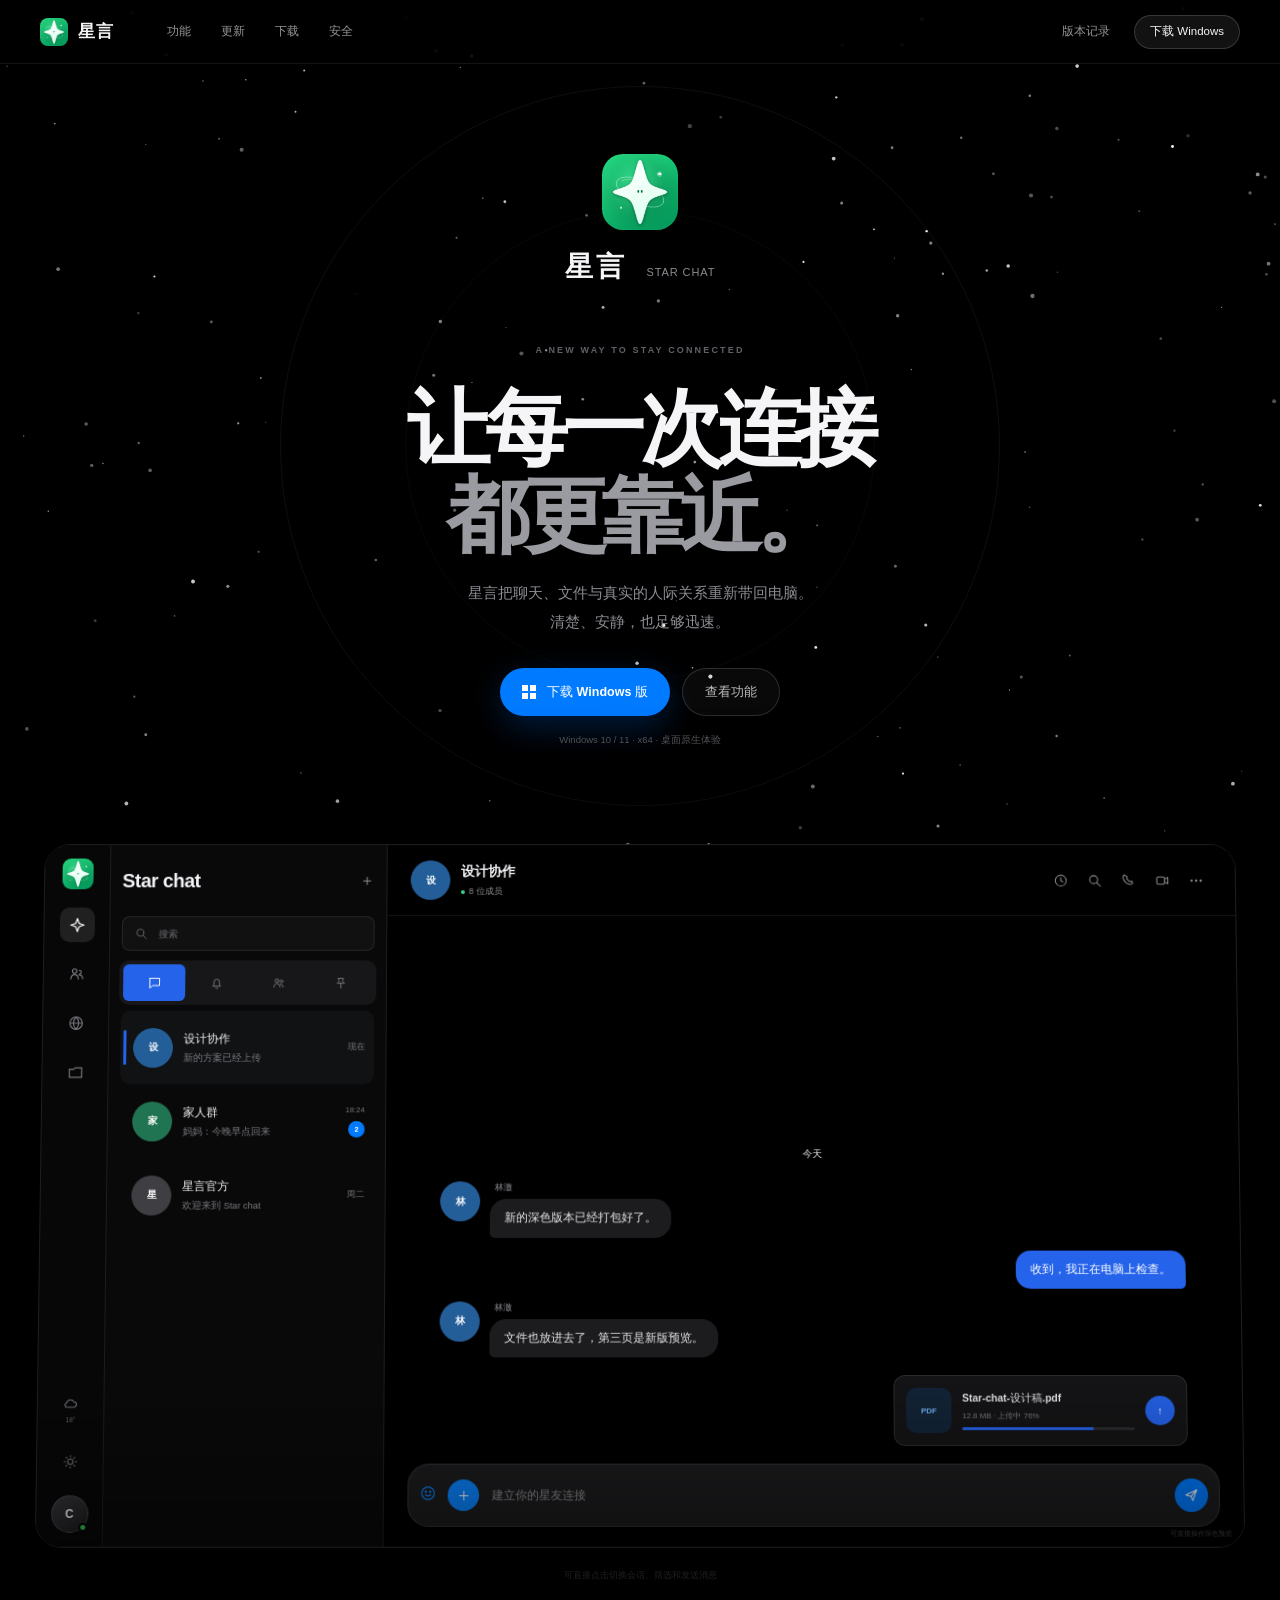
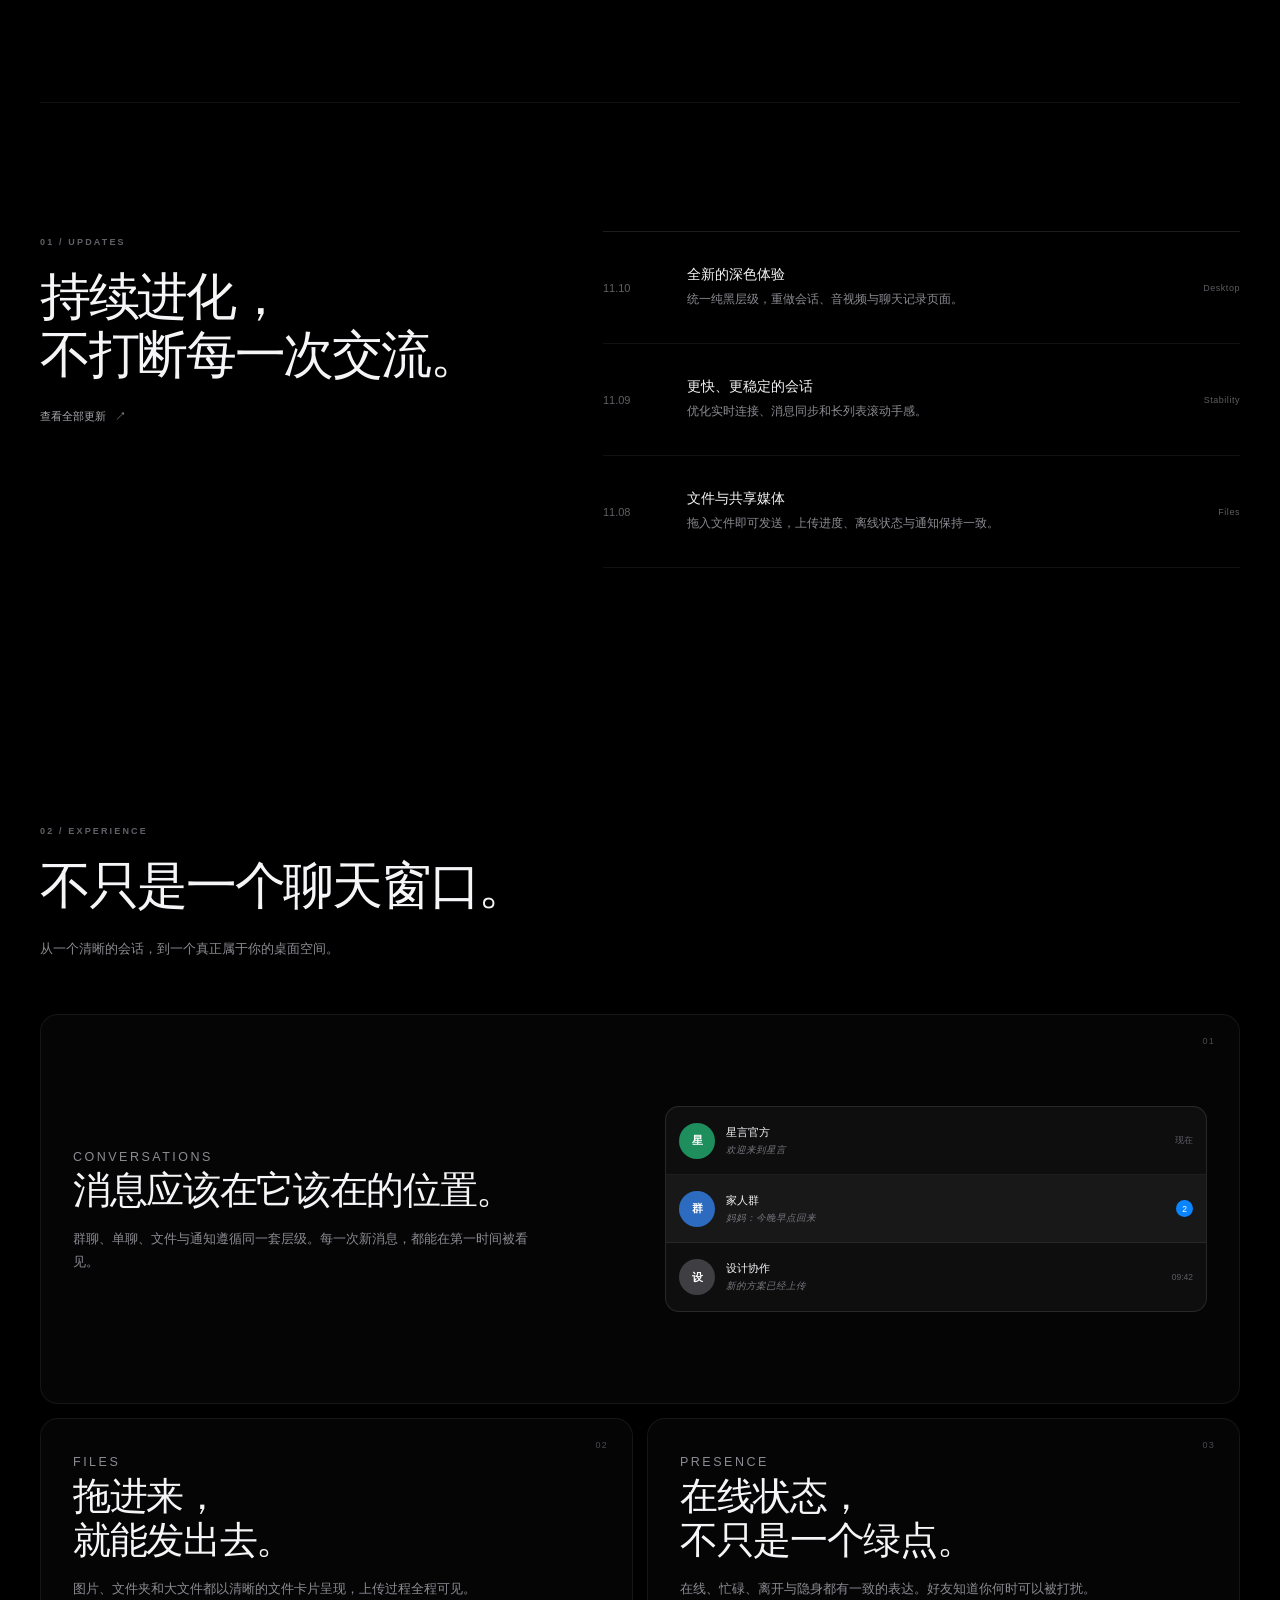
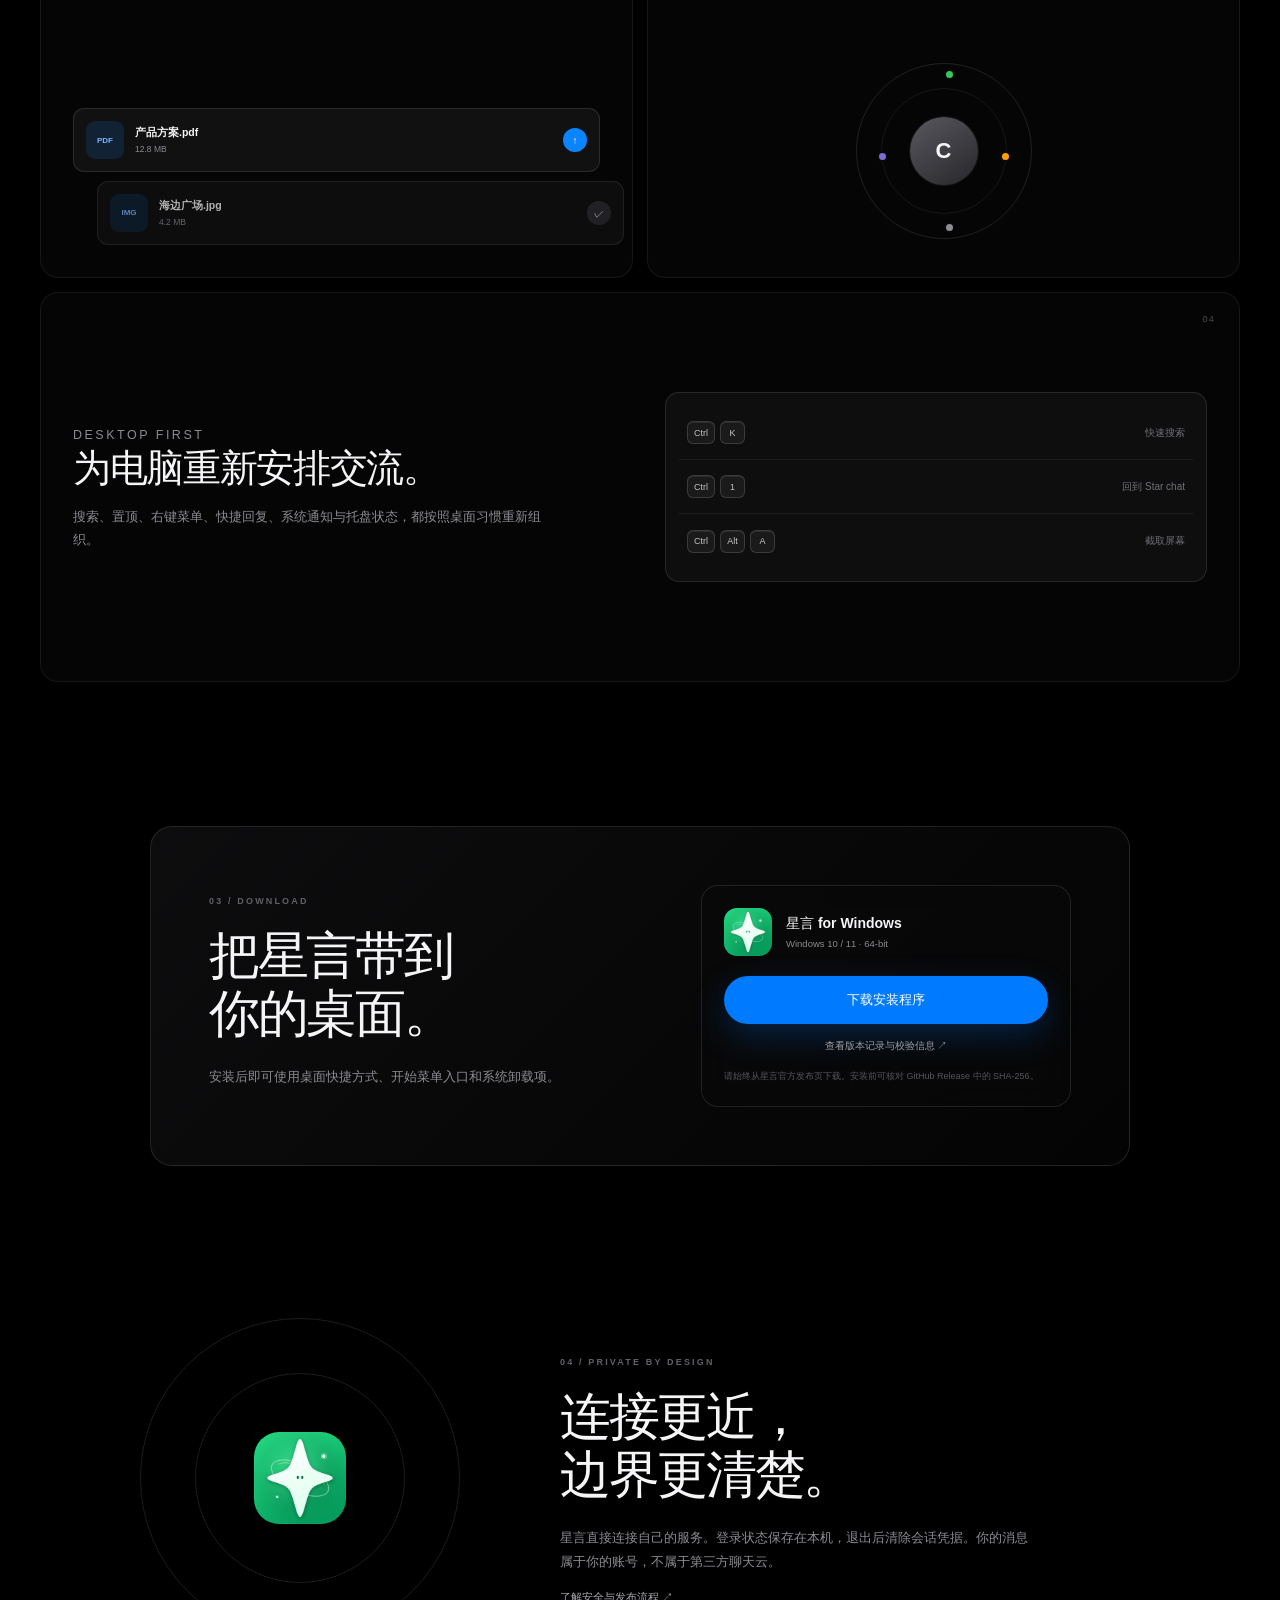
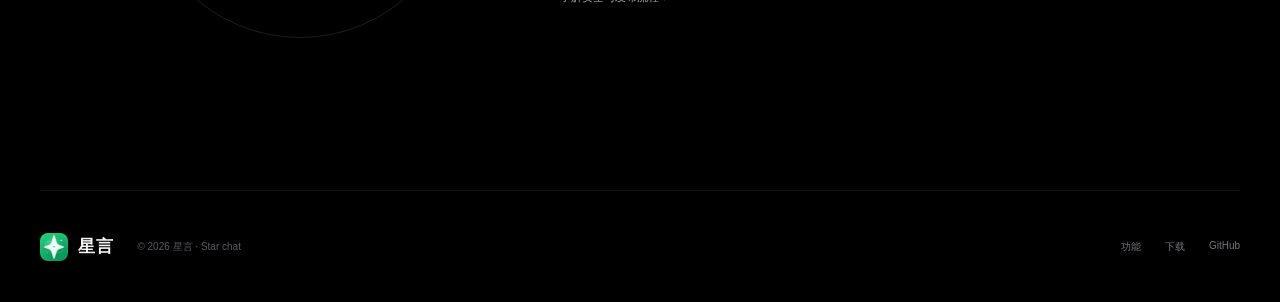
<file: index.html>
<!doctype html>
<html lang="zh-CN">
<head>
  <meta charset="utf-8">
  <meta name="viewport" content="width=device-width,initial-scale=1">
  <meta name="theme-color" content="#000000">
  <meta http-equiv="Cache-Control" content="no-cache, no-store, must-revalidate">
  <title>星言 · Star chat</title>
  <meta name="description" content="星言，一款为桌面重新设计的即时通讯软件。让消息、文件与真实的星友连接回到电脑。">
  <link rel="icon" href="assets/xingyan.png">
  <link rel="stylesheet" href="styles-black-v3.css">
  <script src="app-black-v3.js" defer></script>
  <script src="stars-black-v3.js" defer></script>
  <style>
    html, body { background: #000 !important; }
    body::before, body::after, .page-noise, .product-glow, .hero::after { display: none !important; }
    #starfield { position: fixed; inset: 0; z-index: 1; width: 100%; height: 100%; opacity: 1; pointer-events: none; mix-blend-mode: screen; }
    main { position: relative; z-index: 2; }
    .hero { background: transparent !important; }
    .brand img, .hero-icon, .security-visual img { box-shadow: none !important; }
  </style>
</head>
<body>
  <canvas id="starfield" aria-hidden="true"></canvas>
  <div class="page-noise" aria-hidden="true"></div>

  <header class="site-header">
    <a class="brand" href="#home" aria-label="星言首页">
      <img src="assets/xingyan.png" alt="">
      <span>星言</span>
    </a>
    <nav class="main-nav" aria-label="主导航">
      <a href="#features">功能</a>
      <a href="#updates">更新</a>
      <a href="#download">下载</a>
      <a href="#security">安全</a>
    </nav>
    <div class="header-actions">
      <a class="text-action" href="https://github.com/m6cvfg86yd-gif/xingyan-build-pub/releases" target="_blank" rel="noreferrer">版本记录</a>
      <a class="header-download" href="#download">下载 Windows</a>
    </div>
  </header>

  <main>
    <section class="hero reveal" id="home">
      <div class="hero-orbit hero-orbit-a" aria-hidden="true"></div>
      <div class="hero-orbit hero-orbit-b" aria-hidden="true"></div>

      <div class="hero-brand">
        <img class="hero-icon" src="assets/xingyan.png" alt="星言">
        <p class="hero-wordmark">星言 <span>Star chat</span></p>
      </div>

      <p class="eyebrow">A NEW WAY TO STAY CONNECTED</p>
      <h1>让每一次连接<br><strong>都更靠近。</strong></h1>
      <p class="hero-lead">星言把聊天、文件与真实的人际关系重新带回电脑。<br>清楚、安静，也足够迅速。</p>

      <div class="hero-actions">
        <a class="primary-button" href="https://github.com/m6cvfg86yd-gif/xingyan-build-pub/releases/download/windows-20261105-1256/Xingyan-Windows-Setup-20261105.exe">
          <span class="windows-mark" aria-hidden="true"><i></i><i></i><i></i><i></i></span>
          下载 Windows 版
        </a>
        <a class="ghost-button" href="#features">查看功能</a>
      </div>

      <p class="platform-note">Windows 10 / 11 · x64 · 桌面原生体验</p>

      <div class="product-stage reveal">
        <div class="product-glow" aria-hidden="true"></div>
        <div class="app-window">
          <iframe class="preview-page" src="preview-official-v3.html" title="星言深色桌面交互页面"></iframe>
          <div class="app-shell" aria-label="星言深色桌面界面预览">
            <aside class="preview-rail">
              <img src="assets/xingyan.png" alt="">
              <button type="button" class="rail-action active" data-preview-rail="chat" aria-label="Star chat">
                <svg viewBox="0 0 24 24" aria-hidden="true"><path d="M12 3.2l1.7 5.1a3.8 3.8 0 0 0 2.3 2.3l5.1 1.7-5.1 1.7a3.8 3.8 0 0 0-2.3 2.3L12 21.4l-1.7-5.1a3.8 3.8 0 0 0-2.3-2.3l-5.1-1.7 5.1-1.7a3.8 3.8 0 0 0 2.3-2.3L12 3.2z"/></svg>
              </button>
              <button type="button" class="rail-action" data-preview-rail="contacts" aria-label="通讯录">
                <svg viewBox="0 0 24 24" aria-hidden="true"><circle cx="9" cy="8" r="3"/><path d="M3.8 19c.5-4.1 2.3-6.1 5.2-6.1s4.7 2 5.2 6.1M15.5 7.2a2.5 2.5 0 1 1 0 5M15 13.2c3 0 4.7 1.8 5.2 5.2"/></svg>
              </button>
              <button type="button" class="rail-action" data-preview-rail="world" aria-label="世界">
                <svg viewBox="0 0 24 24" aria-hidden="true"><circle cx="12" cy="12" r="8.5"/><path d="M3.8 12h16.4M12 3.5c2.4 2.7 3.6 5.5 3.6 8.5S14.4 17.8 12 20.5M12 3.5C9.6 6.2 8.4 9 8.4 12s1.2 5.8 3.6 8.5"/></svg>
              </button>
              <button type="button" class="rail-action" data-preview-rail="files" aria-label="文件">
                <svg viewBox="0 0 24 24" aria-hidden="true"><path d="M3.5 7.5h6l2-2h9v13h-17z"/></svg>
              </button>
              <span></span>
              <b class="rail-avatar">C</b>
            </aside>
            <section class="preview-list" aria-label="会话列表演示">
              <header><b>Star chat</b><span>＋</span></header>
              <label class="preview-search">
                <svg viewBox="0 0 24 24" aria-hidden="true"><circle cx="10.5" cy="10.5" r="6.2"/><path d="M15.2 15.2L21 21"/></svg>
                <input data-preview-search type="search" placeholder="搜索" aria-label="搜索演示会话">
              </label>
              <div class="preview-filters" aria-label="会话筛选演示">
                <button type="button" data-preview-filter="all" aria-pressed="true" aria-label="全部">
                  <svg viewBox="0 0 24 24" aria-hidden="true"><path d="M4 4h16v12H9l-5 4V4z"/></svg>
                </button>
                <button type="button" data-preview-filter="unread" aria-pressed="false" aria-label="未读">
                  <svg viewBox="0 0 24 24" aria-hidden="true"><path d="M6 17h12l-1.5-2.5V10a4.5 4.5 0 0 0-9 0v4.5L6 17zM10 19.5a2.2 2.2 0 0 0 4 0"/></svg>
                </button>
                <button type="button" data-preview-filter="group" aria-pressed="false" aria-label="群聊">
                  <svg viewBox="0 0 24 24" aria-hidden="true"><circle cx="9" cy="8" r="3"/><circle cx="16.5" cy="9" r="2.2"/><path d="M3.8 18.5c.5-3.8 2.2-5.7 5.2-5.7s4.7 1.9 5.2 5.7M14.3 13.5c2.7 0 4.3 1.7 4.8 5"/></svg>
                </button>
                <button type="button" data-preview-filter="pinned" aria-pressed="false" aria-label="置顶">
                  <svg viewBox="0 0 24 24" aria-hidden="true"><path d="M8 4h8l-1.2 5 3.2 3.2H6l3.2-3.2L8 4zM12 12.2V20"/></svg>
                </button>
              </div>
              <button type="button" class="preview-chat-row active" data-preview-chat="design" data-kind="group" data-unread="0" data-pinned="true">
                <span class="preview-avatar blue">设</span>
                <div><b>设计协作</b><small>新的方案已经上传</small></div>
                <time>现在</time>
              </button>
              <button type="button" class="preview-chat-row" data-preview-chat="family" data-kind="group" data-unread="2" data-pinned="false">
                <span class="preview-avatar green">家</span>
                <div><b>家人群</b><small>妈妈：今晚早点回来</small></div>
                <time>18:24</time>
              </button>
              <button type="button" class="preview-chat-row" data-preview-chat="official" data-kind="direct" data-unread="0" data-pinned="false">
                <span class="preview-avatar gray">星</span>
                <div><b>星言官方</b><small>欢迎来到 Star chat</small></div>
                <time>周二</time>
              </button>
            </section>
            <section class="preview-chat">
              <header class="preview-chat-head">
                <span class="preview-avatar blue" data-preview-avatar>设</span>
                <div><b data-preview-name>设计协作</b><small><i></i><span data-preview-status>8 位成员</span></small></div>
                <nav>
                  <button type="button" data-preview-head="history" aria-label="聊天记录"><svg viewBox="0 0 24 24" aria-hidden="true"><circle cx="12" cy="12" r="8.5"/><path d="M12 7v5l3.2 2"/></svg></button>
                  <button type="button" data-preview-head="search" aria-label="搜索"><svg viewBox="0 0 24 24" aria-hidden="true"><circle cx="10.5" cy="10.5" r="6.2"/><path d="M15.2 15.2L21 21"/></svg></button>
                  <button type="button" data-preview-head="phone" aria-label="语音通话"><svg viewBox="0 0 24 24" aria-hidden="true"><path d="M7.2 4.5l3 1.3-1.1 3.1 5 5 3.1-1.1 1.3 3c-1 1.8-2.5 2.7-4.5 2.2-5.1-1.2-9.2-5.3-10.4-10.4-.5-2 .4-3.5 2.2-4.5z"/></svg></button>
                  <button type="button" data-preview-head="video" aria-label="视频通话"><svg viewBox="0 0 24 24" aria-hidden="true"><rect x="3.5" y="6.5" width="12" height="11" rx="2"/><path d="M15.5 10l5-3v10l-5-3"/></svg></button>
                  <button type="button" data-preview-head="more" aria-label="更多"><svg viewBox="0 0 24 24" aria-hidden="true"><circle cx="5" cy="12" r="1"/><circle cx="12" cy="12" r="1"/><circle cx="19" cy="12" r="1"/></svg></button>
                </nav>
              </header>
              <div class="preview-messages">
                <time class="preview-day">今天</time>
                <div data-preview-message-list></div>
              </div>
              <div class="preview-composer">
                <button type="button" data-preview-action="emoji" aria-label="表情"><svg viewBox="0 0 24 24" aria-hidden="true"><circle cx="12" cy="12" r="8.5"/><circle cx="9" cy="10" r=".8"/><circle cx="15" cy="10" r=".8"/><path d="M8.5 14c1.8 2 5.2 2 7 0"/></svg></button>
                <button type="button" data-preview-action="plus" aria-label="更多"><svg viewBox="0 0 24 24" aria-hidden="true"><path d="M12 5v14M5 12h14"/></svg></button>
                <input data-preview-input type="text" maxlength="80" placeholder="建立你的星友连接" aria-label="输入消息演示">
                <button type="button" class="preview-send" data-preview-send aria-label="发送"><svg viewBox="0 0 24 24" aria-hidden="true"><path d="M3.5 11.5L20 4l-5.8 16-2.5-6.2-8.2-2.3z"/><path d="M11.7 13.8L20 4"/></svg></button>
              </div>
            </section>
          </div>
        </div>
        <p class="preview-hint">可直接点击切换会话、筛选和发送消息</p>
      </div>
    </section>

    <section class="updates-section reveal" id="updates">
      <div class="section-heading">
        <span class="section-index">01 / UPDATES</span>
        <h2>持续进化，<br>不打断每一次交流。</h2>
        <a href="https://github.com/m6cvfg86yd-gif/xingyan-build-pub/releases" target="_blank" rel="noreferrer">查看全部更新 <span>↗</span></a>
      </div>
      <div class="update-list">
        <a class="update-row" href="https://github.com/m6cvfg86yd-gif/xingyan-build-pub/releases" target="_blank" rel="noreferrer">
          <time>11.10</time>
          <div><b>全新的深色体验</b><span>统一纯黑层级，重做会话、音视频与聊天记录页面。</span></div>
          <i>Desktop</i>
        </a>
        <a class="update-row" href="https://github.com/m6cvfg86yd-gif/xingyan-build-pub/releases" target="_blank" rel="noreferrer">
          <time>11.09</time>
          <div><b>更快、更稳定的会话</b><span>优化实时连接、消息同步和长列表滚动手感。</span></div>
          <i>Stability</i>
        </a>
        <a class="update-row" href="https://github.com/m6cvfg86yd-gif/xingyan-build-pub/releases" target="_blank" rel="noreferrer">
          <time>11.08</time>
          <div><b>文件与共享媒体</b><span>拖入文件即可发送，上传进度、离线状态与通知保持一致。</span></div>
          <i>Files</i>
        </a>
      </div>
    </section>

    <section class="features-section" id="features">
      <div class="section-heading reveal">
        <span class="section-index">02 / EXPERIENCE</span>
        <h2>不只是一个聊天窗口。</h2>
        <p>从一个清晰的会话，到一个真正属于你的桌面空间。</p>
      </div>

      <div class="feature-grid">
        <article class="feature-card feature-card-wide reveal">
          <span class="feature-number">01</span>
          <div>
            <p class="feature-tag">Conversations</p>
            <h3>消息应该在它该在的位置。</h3>
            <p>群聊、单聊、文件与通知遵循同一套层级。每一次新消息，都能在第一时间被看见。</p>
          </div>
          <div class="mini-chat" aria-hidden="true">
            <div class="mini-row"><span class="avatar green">星</span><i><b>星言官方</b><small>欢迎来到星言</small></i><em>现在</em></div>
            <div class="mini-row active"><span class="avatar blue">群</span><i><b>家人群</b><small>妈妈：今晚早点回来</small></i><em>2</em></div>
            <div class="mini-row"><span class="avatar gray">设</span><i><b>设计协作</b><small>新的方案已经上传</small></i><em>09:42</em></div>
          </div>
        </article>

        <article class="feature-card reveal">
          <span class="feature-number">02</span>
          <p class="feature-tag">Files</p>
          <h3>拖进来，<br>就能发出去。</h3>
          <p>图片、文件夹和大文件都以清晰的文件卡片呈现，上传过程全程可见。</p>
          <div class="file-stack" aria-hidden="true">
            <div><span>PDF</span><i><b>产品方案.pdf</b><small>12.8 MB</small></i><em>↑</em></div>
            <div><span>IMG</span><i><b>海边广场.jpg</b><small>4.2 MB</small></i><em>✓</em></div>
          </div>
        </article>

        <article class="feature-card reveal">
          <span class="feature-number">03</span>
          <p class="feature-tag">Presence</p>
          <h3>在线状态，<br>不只是一个绿点。</h3>
          <p>在线、忙碌、离开与隐身都有一致的表达。好友知道你何时可以被打扰。</p>
          <div class="presence-ring" aria-hidden="true">
            <span class="presence-avatar">C</span>
            <i class="status-dot online"></i>
            <i class="status-dot busy"></i>
            <i class="status-dot away"></i>
            <i class="status-dot invisible"></i>
          </div>
        </article>

        <article class="feature-card feature-card-wide reveal">
          <span class="feature-number">04</span>
          <div>
            <p class="feature-tag">Desktop first</p>
            <h3>为电脑重新安排交流。</h3>
            <p>搜索、置顶、右键菜单、快捷回复、系统通知与托盘状态，都按照桌面习惯重新组织。</p>
          </div>
          <div class="shortcut-panel" aria-hidden="true">
            <div><kbd>Ctrl</kbd><kbd>K</kbd><span>快速搜索</span></div>
            <div><kbd>Ctrl</kbd><kbd>1</kbd><span>回到 Star chat</span></div>
            <div><kbd>Ctrl</kbd><kbd>Alt</kbd><kbd>A</kbd><span>截取屏幕</span></div>
          </div>
        </article>
      </div>
    </section>

    <section class="download-section reveal" id="download">
      <div class="download-copy">
        <span class="section-index">03 / DOWNLOAD</span>
        <h2>把星言带到<br>你的桌面。</h2>
        <p>安装后即可使用桌面快捷方式、开始菜单入口和系统卸载项。</p>
      </div>
      <div class="download-panel">
        <div class="download-app">
          <img src="assets/xingyan.png" alt="">
          <div><b>星言 for Windows</b><span>Windows 10 / 11 · 64-bit</span></div>
        </div>
        <a class="primary-button download-button" href="https://github.com/m6cvfg86yd-gif/xingyan-build-pub/releases/download/windows-20261105-1256/Xingyan-Windows-Setup-20261105.exe">
          下载安装程序
        </a>
        <a class="release-link" href="https://github.com/m6cvfg86yd-gif/xingyan-build-pub/releases" target="_blank" rel="noreferrer">查看版本记录与校验信息 ↗</a>
        <p class="download-note">请始终从星言官方发布页下载。安装前可核对 GitHub Release 中的 SHA-256。</p>
      </div>
    </section>

    <section class="security-section reveal" id="security">
      <div class="security-visual" aria-hidden="true">
        <span class="security-ring ring-a"></span>
        <span class="security-ring ring-b"></span>
        <img src="assets/xingyan.png" alt="">
      </div>
      <div class="security-copy">
        <span class="section-index">04 / PRIVATE BY DESIGN</span>
        <h2>连接更近，<br>边界更清楚。</h2>
        <p>星言直接连接自己的服务。登录状态保存在本机，退出后清除会话凭据。你的消息属于你的账号，不属于第三方聊天云。</p>
        <a href="https://github.com/m6cvfg86yd-gif/xingyan-build-pub/releases" target="_blank" rel="noreferrer">了解安全与发布流程 ↗</a>
      </div>
    </section>
  </main>

  <footer>
    <a class="brand" href="#home"><img src="assets/xingyan.png" alt=""><span>星言</span></a>
    <p>© <span id="year">2026</span> 星言 · Star chat</p>
    <nav aria-label="页脚导航">
      <a href="#features">功能</a>
      <a href="#download">下载</a>
      <a href="https://github.com/m6cvfg86yd-gif/xingyan-build-pub/releases" target="_blank" rel="noreferrer">GitHub</a>
    </nav>
  </footer>
</body>
</html>
</file>
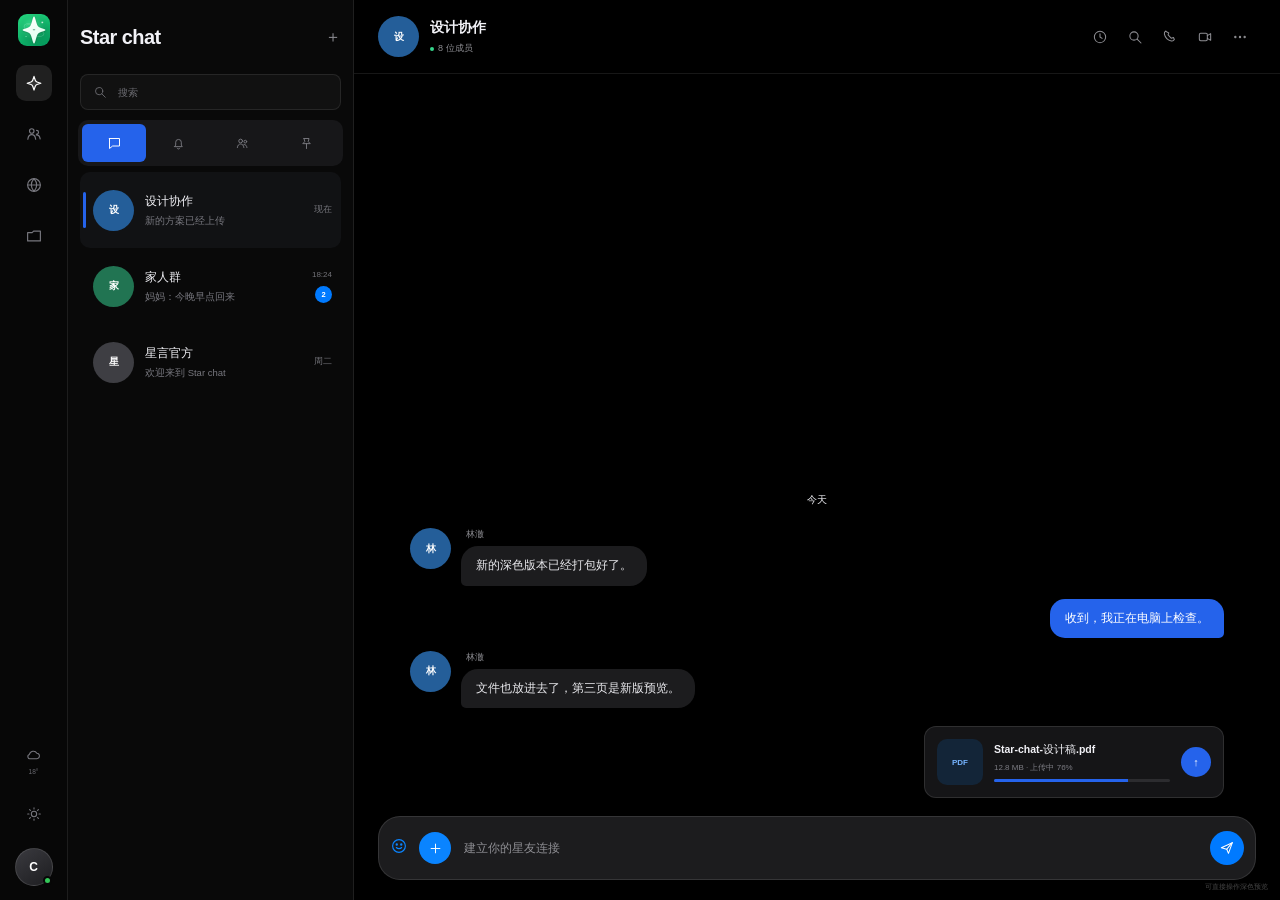
<file: preview-black-v2.html>
<!doctype html>
<html lang="zh-CN">
<head>
  <meta charset="utf-8">
  <meta name="viewport" content="width=device-width,initial-scale=1">
  <meta name="color-scheme" content="dark">
  <title>星言 · 深色桌面预览</title>
  <link rel="stylesheet" href="preview-black-v2.css">
  <script src="preview-black-v2.js" defer></script>
</head>
<body>
  <main class="app-shell" aria-label="星言深色桌面交互页面">
    <aside class="preview-rail">
      <img src="assets/xingyan.png" alt="">
      <button type="button" class="rail-action active" data-preview-rail="chat" aria-label="Star chat">
        <svg viewBox="0 0 24 24" aria-hidden="true"><path d="M12 3.2l1.7 5.1a3.8 3.8 0 0 0 2.3 2.3l5.1 1.7-5.1 1.7a3.8 3.8 0 0 0-2.3 2.3L12 21.4l-1.7-5.1a3.8 3.8 0 0 0-2.3-2.3l-5.1-1.7 5.1-1.7a3.8 3.8 0 0 0 2.3-2.3L12 3.2z"/></svg>
      </button>
      <button type="button" class="rail-action" data-preview-rail="contacts" aria-label="通讯录">
        <svg viewBox="0 0 24 24" aria-hidden="true"><circle cx="9" cy="8" r="3"/><path d="M3.8 19c.5-4.1 2.3-6.1 5.2-6.1s4.7 2 5.2 6.1M15.5 7.2a2.5 2.5 0 1 1 0 5M15 13.2c3 0 4.7 1.8 5.2 5.2"/></svg>
      </button>
      <button type="button" class="rail-action" data-preview-rail="world" aria-label="世界">
        <svg viewBox="0 0 24 24" aria-hidden="true"><circle cx="12" cy="12" r="8.5"/><path d="M3.8 12h16.4M12 3.5c2.4 2.7 3.6 5.5 3.6 8.5S14.4 17.8 12 20.5M12 3.5C9.6 6.2 8.4 9 8.4 12s1.2 5.8 3.6 8.5"/></svg>
      </button>
      <button type="button" class="rail-action" data-preview-rail="files" aria-label="文件">
        <svg viewBox="0 0 24 24" aria-hidden="true"><path d="M3.5 7.5h6l2-2h9v13h-17z"/></svg>
      </button>
      <span></span>
      <button type="button" class="rail-utility" data-preview-rail="weather" aria-label="天气">
        <svg viewBox="0 0 24 24" aria-hidden="true"><path d="M7 17.5h9a4 4 0 0 0 .3-8 6 6 0 0 0-11.2 1.8A3.2 3.2 0 0 0 7 17.5z"/></svg>
        <small>18°</small>
      </button>
      <button type="button" class="rail-utility" data-preview-rail="theme" aria-label="外观">
        <svg viewBox="0 0 24 24" aria-hidden="true"><circle cx="12" cy="12" r="4"/><path d="M12 2.5v2M12 19.5v2M2.5 12h2M19.5 12h2M5.3 5.3l1.4 1.4M17.3 17.3l1.4 1.4M18.7 5.3l-1.4 1.4M6.7 17.3l-1.4 1.4"/></svg>
      </button>
      <b class="rail-avatar"><span></span>C</b>
    </aside>

    <section class="preview-list" aria-label="会话列表演示">
      <header><b>Star chat</b><span>＋</span></header>
      <label class="preview-search">
        <svg viewBox="0 0 24 24" aria-hidden="true"><circle cx="10.5" cy="10.5" r="6.2"/><path d="M15.2 15.2L21 21"/></svg>
        <input data-preview-search type="search" placeholder="搜索" aria-label="搜索演示会话">
      </label>
      <div class="preview-filters" aria-label="会话筛选演示">
        <button type="button" data-preview-filter="all" aria-pressed="true" aria-label="全部">
          <svg viewBox="0 0 24 24" aria-hidden="true"><path d="M4 4h16v12H9l-5 4V4z"/></svg>
        </button>
        <button type="button" data-preview-filter="unread" aria-pressed="false" aria-label="未读">
          <svg viewBox="0 0 24 24" aria-hidden="true"><path d="M6 17h12l-1.5-2.5V10a4.5 4.5 0 0 0-9 0v4.5L6 17zM10 19.5a2.2 2.2 0 0 0 4 0"/></svg>
        </button>
        <button type="button" data-preview-filter="group" aria-pressed="false" aria-label="群聊">
          <svg viewBox="0 0 24 24" aria-hidden="true"><circle cx="9" cy="8" r="3"/><circle cx="16.5" cy="9" r="2.2"/><path d="M3.8 18.5c.5-3.8 2.2-5.7 5.2-5.7s4.7 1.9 5.2 5.7M14.3 13.5c2.7 0 4.3 1.7 4.8 5"/></svg>
        </button>
        <button type="button" data-preview-filter="pinned" aria-pressed="false" aria-label="置顶">
          <svg viewBox="0 0 24 24" aria-hidden="true"><path d="M8 4h8l-1.2 5 3.2 3.2H6l3.2-3.2L8 4zM12 12.2V20"/></svg>
        </button>
      </div>
      <button type="button" class="preview-chat-row active" data-preview-chat="design" data-kind="group" data-unread="0" data-pinned="true">
        <span class="preview-avatar blue">设</span><div><b>设计协作</b><small>新的方案已经上传</small></div><time>现在</time>
      </button>
      <button type="button" class="preview-chat-row" data-preview-chat="family" data-kind="group" data-unread="2" data-pinned="false">
        <span class="preview-avatar green">家</span><div><b>家人群</b><small>妈妈：今晚早点回来</small></div><span class="preview-meta"><time>18:24</time><em>2</em></span>
      </button>
      <button type="button" class="preview-chat-row" data-preview-chat="official" data-kind="direct" data-unread="0" data-pinned="false">
        <span class="preview-avatar gray">星</span><div><b>星言官方</b><small>欢迎来到 Star chat</small></div><time>周二</time>
      </button>
    </section>

    <section class="preview-chat">
      <header class="preview-chat-head">
        <span class="preview-avatar blue" data-preview-avatar>设</span>
        <div><b data-preview-name>设计协作</b><small><i></i><span data-preview-status>8 位成员</span></small></div>
        <nav>
          <button type="button" data-preview-head="history" aria-label="聊天记录"><svg viewBox="0 0 24 24" aria-hidden="true"><circle cx="12" cy="12" r="8.5"/><path d="M12 7v5l3.2 2"/></svg></button>
          <button type="button" data-preview-head="search" aria-label="搜索"><svg viewBox="0 0 24 24" aria-hidden="true"><circle cx="10.5" cy="10.5" r="6.2"/><path d="M15.2 15.2L21 21"/></svg></button>
          <button type="button" data-preview-head="phone" aria-label="语音通话"><svg viewBox="0 0 24 24" aria-hidden="true"><path d="M7.2 4.5l3 1.3-1.1 3.1 5 5 3.1-1.1 1.3 3c-1 1.8-2.5 2.7-4.5 2.2-5.1-1.2-9.2-5.3-10.4-10.4-.5-2 .4-3.5 2.2-4.5z"/></svg></button>
          <button type="button" data-preview-head="video" aria-label="视频通话"><svg viewBox="0 0 24 24" aria-hidden="true"><rect x="3.5" y="6.5" width="12" height="11" rx="2"/><path d="M15.5 10l5-3v10l-5-3"/></svg></button>
          <button type="button" data-preview-head="more" aria-label="更多"><svg viewBox="0 0 24 24" aria-hidden="true"><circle cx="5" cy="12" r="1"/><circle cx="12" cy="12" r="1"/><circle cx="19" cy="12" r="1"/></svg></button>
        </nav>
      </header>
      <div class="preview-messages">
        <time class="preview-day">今天</time>
        <div class="preview-message-list" data-preview-message-list></div>
      </div>
      <div class="preview-composer">
        <button type="button" data-preview-action="emoji" aria-label="表情"><svg viewBox="0 0 24 24" aria-hidden="true"><circle cx="12" cy="12" r="8.5"/><circle cx="9" cy="10" r=".8"/><circle cx="15" cy="10" r=".8"/><path d="M8.5 14c1.8 2 5.2 2 7 0"/></svg></button>
        <button type="button" data-preview-action="plus" aria-label="更多"><svg viewBox="0 0 24 24" aria-hidden="true"><path d="M12 5v14M5 12h14"/></svg></button>
        <input data-preview-input type="text" maxlength="80" placeholder="建立你的星友连接" aria-label="输入消息演示">
        <button type="button" class="preview-send" data-preview-send aria-label="发送"><svg viewBox="0 0 24 24" aria-hidden="true"><path d="M3.5 11.5L20 4l-5.8 16-2.5-6.2-8.2-2.3z"/><path d="M11.7 13.8L20 4"/></svg></button>
      </div>
    </section>
  </main>
  <p class="preview-status" aria-live="polite">可直接操作深色预览</p>
</body>
</html>
</file>
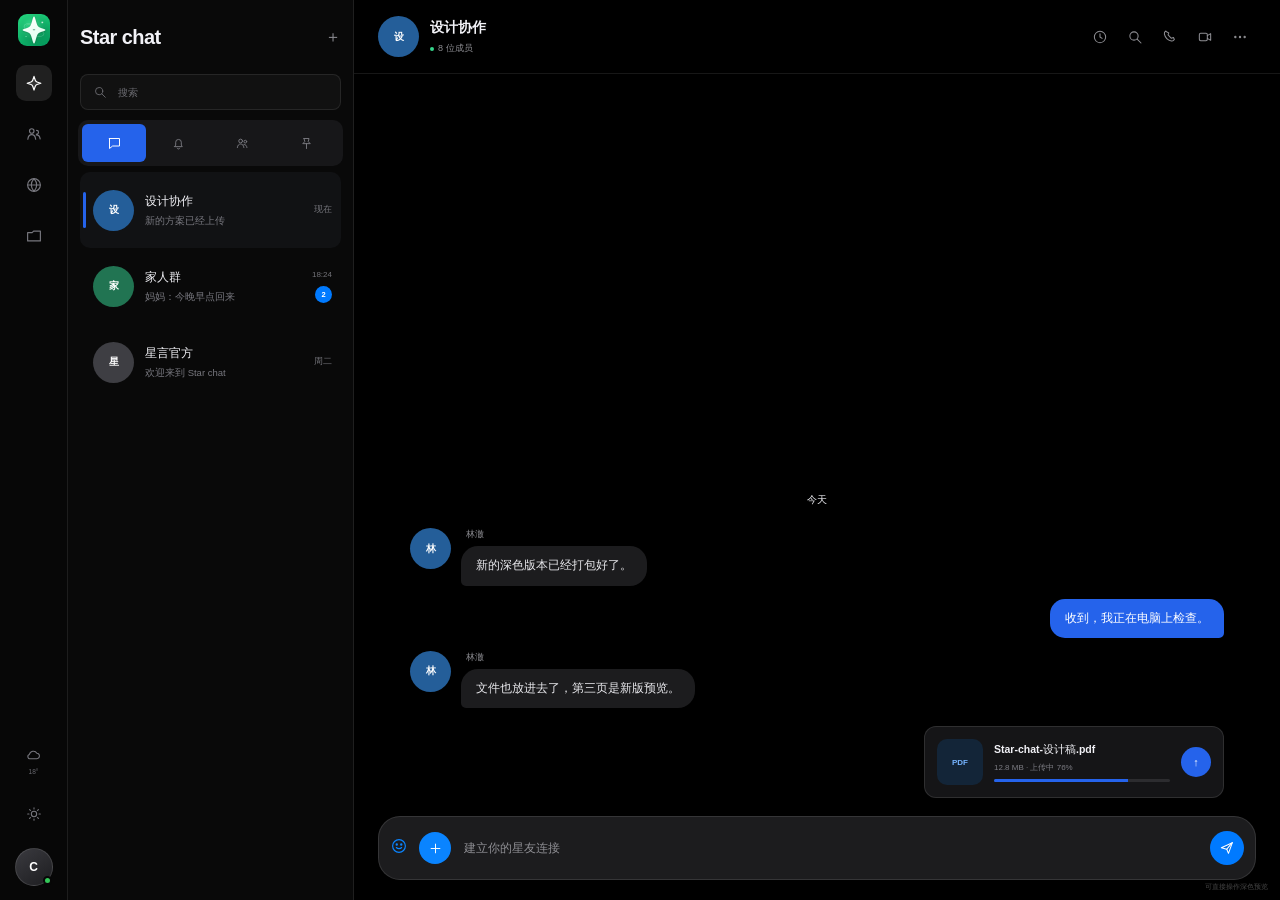
<file: preview-official-v3.html>
<!doctype html>
<html lang="zh-CN">
<head>
  <meta charset="utf-8">
  <meta name="viewport" content="width=device-width,initial-scale=1">
  <meta name="color-scheme" content="dark">
  <title>星言 · 深色桌面预览</title>
  <link rel="stylesheet" href="preview-official-v3.css">
  <script src="preview-official-v3.js" defer></script>
</head>
<body>
  <main class="app-shell" aria-label="星言深色桌面交互页面">
    <aside class="preview-rail">
      <img src="assets/xingyan.png" alt="">
      <button type="button" class="rail-action active" data-preview-rail="chat" aria-label="Star chat">
        <svg viewBox="0 0 24 24" aria-hidden="true"><path d="M12 3.2l1.7 5.1a3.8 3.8 0 0 0 2.3 2.3l5.1 1.7-5.1 1.7a3.8 3.8 0 0 0-2.3 2.3L12 21.4l-1.7-5.1a3.8 3.8 0 0 0-2.3-2.3l-5.1-1.7 5.1-1.7a3.8 3.8 0 0 0 2.3-2.3L12 3.2z"/></svg>
      </button>
      <button type="button" class="rail-action" data-preview-rail="contacts" aria-label="通讯录">
        <svg viewBox="0 0 24 24" aria-hidden="true"><circle cx="9" cy="8" r="3"/><path d="M3.8 19c.5-4.1 2.3-6.1 5.2-6.1s4.7 2 5.2 6.1M15.5 7.2a2.5 2.5 0 1 1 0 5M15 13.2c3 0 4.7 1.8 5.2 5.2"/></svg>
      </button>
      <button type="button" class="rail-action" data-preview-rail="world" aria-label="世界">
        <svg viewBox="0 0 24 24" aria-hidden="true"><circle cx="12" cy="12" r="8.5"/><path d="M3.8 12h16.4M12 3.5c2.4 2.7 3.6 5.5 3.6 8.5S14.4 17.8 12 20.5M12 3.5C9.6 6.2 8.4 9 8.4 12s1.2 5.8 3.6 8.5"/></svg>
      </button>
      <button type="button" class="rail-action" data-preview-rail="files" aria-label="文件">
        <svg viewBox="0 0 24 24" aria-hidden="true"><path d="M3.5 7.5h6l2-2h9v13h-17z"/></svg>
      </button>
      <span></span>
      <button type="button" class="rail-utility" data-preview-rail="weather" aria-label="天气">
        <svg viewBox="0 0 24 24" aria-hidden="true"><path d="M7 17.5h9a4 4 0 0 0 .3-8 6 6 0 0 0-11.2 1.8A3.2 3.2 0 0 0 7 17.5z"/></svg>
        <small>18°</small>
      </button>
      <button type="button" class="rail-utility" data-preview-rail="theme" aria-label="外观">
        <svg viewBox="0 0 24 24" aria-hidden="true"><circle cx="12" cy="12" r="4"/><path d="M12 2.5v2M12 19.5v2M2.5 12h2M19.5 12h2M5.3 5.3l1.4 1.4M17.3 17.3l1.4 1.4M18.7 5.3l-1.4 1.4M6.7 17.3l-1.4 1.4"/></svg>
      </button>
      <b class="rail-avatar"><span></span>C</b>
    </aside>

    <section class="preview-list" aria-label="会话列表演示">
      <header><b>Star chat</b><span>＋</span></header>
      <label class="preview-search">
        <svg viewBox="0 0 24 24" aria-hidden="true"><circle cx="10.5" cy="10.5" r="6.2"/><path d="M15.2 15.2L21 21"/></svg>
        <input data-preview-search type="search" placeholder="搜索" aria-label="搜索演示会话">
      </label>
      <div class="preview-filters" aria-label="会话筛选演示">
        <button type="button" data-preview-filter="all" aria-pressed="true" aria-label="全部">
          <svg viewBox="0 0 24 24" aria-hidden="true"><path d="M4 4h16v12H9l-5 4V4z"/></svg>
        </button>
        <button type="button" data-preview-filter="unread" aria-pressed="false" aria-label="未读">
          <svg viewBox="0 0 24 24" aria-hidden="true"><path d="M6 17h12l-1.5-2.5V10a4.5 4.5 0 0 0-9 0v4.5L6 17zM10 19.5a2.2 2.2 0 0 0 4 0"/></svg>
        </button>
        <button type="button" data-preview-filter="group" aria-pressed="false" aria-label="群聊">
          <svg viewBox="0 0 24 24" aria-hidden="true"><circle cx="9" cy="8" r="3"/><circle cx="16.5" cy="9" r="2.2"/><path d="M3.8 18.5c.5-3.8 2.2-5.7 5.2-5.7s4.7 1.9 5.2 5.7M14.3 13.5c2.7 0 4.3 1.7 4.8 5"/></svg>
        </button>
        <button type="button" data-preview-filter="pinned" aria-pressed="false" aria-label="置顶">
          <svg viewBox="0 0 24 24" aria-hidden="true"><path d="M8 4h8l-1.2 5 3.2 3.2H6l3.2-3.2L8 4zM12 12.2V20"/></svg>
        </button>
      </div>
      <button type="button" class="preview-chat-row active" data-preview-chat="design" data-kind="group" data-unread="0" data-pinned="true">
        <span class="preview-avatar blue">设</span><div><b>设计协作</b><small>新的方案已经上传</small></div><time>现在</time>
      </button>
      <button type="button" class="preview-chat-row" data-preview-chat="family" data-kind="group" data-unread="2" data-pinned="false">
        <span class="preview-avatar green">家</span><div><b>家人群</b><small>妈妈：今晚早点回来</small></div><span class="preview-meta"><time>18:24</time><em>2</em></span>
      </button>
      <button type="button" class="preview-chat-row" data-preview-chat="official" data-kind="direct" data-unread="0" data-pinned="false">
        <span class="preview-avatar gray">星</span><div><b>星言官方</b><small>欢迎来到 Star chat</small></div><time>周二</time>
      </button>
    </section>

    <section class="preview-chat">
      <header class="preview-chat-head">
        <span class="preview-avatar blue" data-preview-avatar>设</span>
        <div><b data-preview-name>设计协作</b><small><i></i><span data-preview-status>8 位成员</span></small></div>
        <nav>
          <button type="button" data-preview-head="history" aria-label="聊天记录"><svg viewBox="0 0 24 24" aria-hidden="true"><circle cx="12" cy="12" r="8.5"/><path d="M12 7v5l3.2 2"/></svg></button>
          <button type="button" data-preview-head="search" aria-label="搜索"><svg viewBox="0 0 24 24" aria-hidden="true"><circle cx="10.5" cy="10.5" r="6.2"/><path d="M15.2 15.2L21 21"/></svg></button>
          <button type="button" data-preview-head="phone" aria-label="语音通话"><svg viewBox="0 0 24 24" aria-hidden="true"><path d="M7.2 4.5l3 1.3-1.1 3.1 5 5 3.1-1.1 1.3 3c-1 1.8-2.5 2.7-4.5 2.2-5.1-1.2-9.2-5.3-10.4-10.4-.5-2 .4-3.5 2.2-4.5z"/></svg></button>
          <button type="button" data-preview-head="video" aria-label="视频通话"><svg viewBox="0 0 24 24" aria-hidden="true"><rect x="3.5" y="6.5" width="12" height="11" rx="2"/><path d="M15.5 10l5-3v10l-5-3"/></svg></button>
          <button type="button" data-preview-head="more" aria-label="更多"><svg viewBox="0 0 24 24" aria-hidden="true"><circle cx="5" cy="12" r="1"/><circle cx="12" cy="12" r="1"/><circle cx="19" cy="12" r="1"/></svg></button>
        </nav>
      </header>
      <div class="preview-messages">
        <time class="preview-day">今天</time>
        <div class="preview-message-list" data-preview-message-list></div>
      </div>
      <div class="preview-composer">
        <button type="button" data-preview-action="emoji" aria-label="表情"><svg viewBox="0 0 24 24" aria-hidden="true"><circle cx="12" cy="12" r="8.5"/><circle cx="9" cy="10" r=".8"/><circle cx="15" cy="10" r=".8"/><path d="M8.5 14c1.8 2 5.2 2 7 0"/></svg></button>
        <button type="button" data-preview-action="plus" aria-label="更多"><svg viewBox="0 0 24 24" aria-hidden="true"><path d="M12 5v14M5 12h14"/></svg></button>
        <input data-preview-input type="text" maxlength="80" placeholder="建立你的星友连接" aria-label="输入消息演示">
        <button type="button" class="preview-send" data-preview-send aria-label="发送"><svg viewBox="0 0 24 24" aria-hidden="true"><path d="M3.5 11.5L20 4l-5.8 16-2.5-6.2-8.2-2.3z"/><path d="M11.7 13.8L20 4"/></svg></button>
      </div>
    </section>
  </main>
  <p class="preview-status" aria-live="polite">可直接操作深色预览</p>
</body>
</html>
</file>
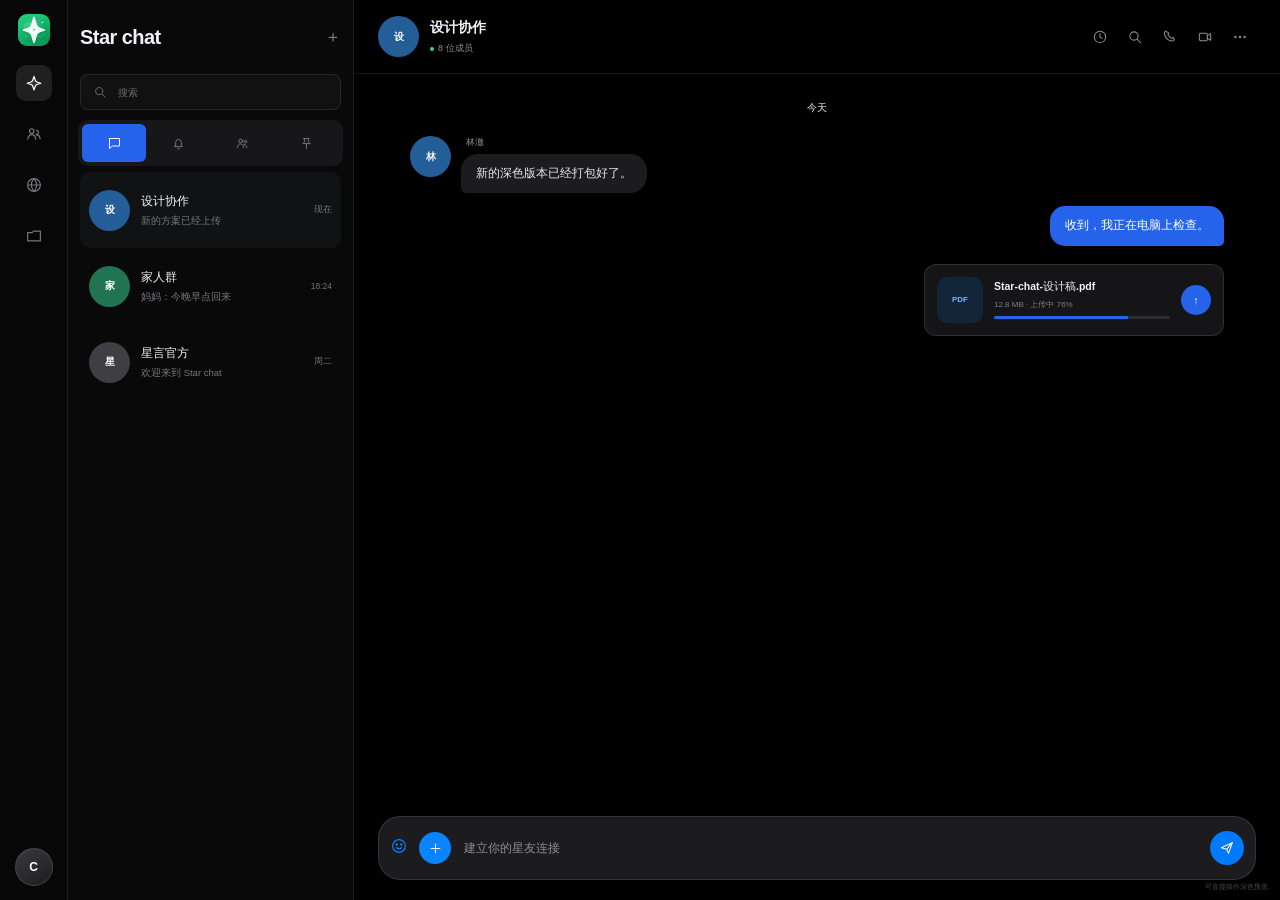
<file: preview.html>
<!doctype html>
<html lang="zh-CN">
<head>
  <meta charset="utf-8">
  <meta name="viewport" content="width=device-width,initial-scale=1">
  <meta name="color-scheme" content="dark">
  <title>星言 · 深色桌面预览</title>
  <link rel="stylesheet" href="preview.css?v=pure-black-4">
  <script src="preview.js?v=pure-black-4" defer></script>
</head>
<body>
  <main class="app-shell" aria-label="星言深色桌面交互页面">
    <aside class="preview-rail">
      <img src="assets/xingyan.png" alt="">
      <button type="button" class="rail-action active" data-preview-rail="chat" aria-label="Star chat">
        <svg viewBox="0 0 24 24" aria-hidden="true"><path d="M12 3.2l1.7 5.1a3.8 3.8 0 0 0 2.3 2.3l5.1 1.7-5.1 1.7a3.8 3.8 0 0 0-2.3 2.3L12 21.4l-1.7-5.1a3.8 3.8 0 0 0-2.3-2.3l-5.1-1.7 5.1-1.7a3.8 3.8 0 0 0 2.3-2.3L12 3.2z"/></svg>
      </button>
      <button type="button" class="rail-action" data-preview-rail="contacts" aria-label="通讯录">
        <svg viewBox="0 0 24 24" aria-hidden="true"><circle cx="9" cy="8" r="3"/><path d="M3.8 19c.5-4.1 2.3-6.1 5.2-6.1s4.7 2 5.2 6.1M15.5 7.2a2.5 2.5 0 1 1 0 5M15 13.2c3 0 4.7 1.8 5.2 5.2"/></svg>
      </button>
      <button type="button" class="rail-action" data-preview-rail="world" aria-label="世界">
        <svg viewBox="0 0 24 24" aria-hidden="true"><circle cx="12" cy="12" r="8.5"/><path d="M3.8 12h16.4M12 3.5c2.4 2.7 3.6 5.5 3.6 8.5S14.4 17.8 12 20.5M12 3.5C9.6 6.2 8.4 9 8.4 12s1.2 5.8 3.6 8.5"/></svg>
      </button>
      <button type="button" class="rail-action" data-preview-rail="files" aria-label="文件">
        <svg viewBox="0 0 24 24" aria-hidden="true"><path d="M3.5 7.5h6l2-2h9v13h-17z"/></svg>
      </button>
      <span></span>
      <b class="rail-avatar">C</b>
    </aside>

    <section class="preview-list" aria-label="会话列表演示">
      <header><b>Star chat</b><span>＋</span></header>
      <label class="preview-search">
        <svg viewBox="0 0 24 24" aria-hidden="true"><circle cx="10.5" cy="10.5" r="6.2"/><path d="M15.2 15.2L21 21"/></svg>
        <input data-preview-search type="search" placeholder="搜索" aria-label="搜索演示会话">
      </label>
      <div class="preview-filters" aria-label="会话筛选演示">
        <button type="button" data-preview-filter="all" aria-pressed="true" aria-label="全部">
          <svg viewBox="0 0 24 24" aria-hidden="true"><path d="M4 4h16v12H9l-5 4V4z"/></svg>
        </button>
        <button type="button" data-preview-filter="unread" aria-pressed="false" aria-label="未读">
          <svg viewBox="0 0 24 24" aria-hidden="true"><path d="M6 17h12l-1.5-2.5V10a4.5 4.5 0 0 0-9 0v4.5L6 17zM10 19.5a2.2 2.2 0 0 0 4 0"/></svg>
        </button>
        <button type="button" data-preview-filter="group" aria-pressed="false" aria-label="群聊">
          <svg viewBox="0 0 24 24" aria-hidden="true"><circle cx="9" cy="8" r="3"/><circle cx="16.5" cy="9" r="2.2"/><path d="M3.8 18.5c.5-3.8 2.2-5.7 5.2-5.7s4.7 1.9 5.2 5.7M14.3 13.5c2.7 0 4.3 1.7 4.8 5"/></svg>
        </button>
        <button type="button" data-preview-filter="pinned" aria-pressed="false" aria-label="置顶">
          <svg viewBox="0 0 24 24" aria-hidden="true"><path d="M8 4h8l-1.2 5 3.2 3.2H6l3.2-3.2L8 4zM12 12.2V20"/></svg>
        </button>
      </div>
      <button type="button" class="preview-chat-row active" data-preview-chat="design" data-kind="group" data-unread="0" data-pinned="true">
        <span class="preview-avatar blue">设</span><div><b>设计协作</b><small>新的方案已经上传</small></div><time>现在</time>
      </button>
      <button type="button" class="preview-chat-row" data-preview-chat="family" data-kind="group" data-unread="2" data-pinned="false">
        <span class="preview-avatar green">家</span><div><b>家人群</b><small>妈妈：今晚早点回来</small></div><time>18:24</time>
      </button>
      <button type="button" class="preview-chat-row" data-preview-chat="official" data-kind="direct" data-unread="0" data-pinned="false">
        <span class="preview-avatar gray">星</span><div><b>星言官方</b><small>欢迎来到 Star chat</small></div><time>周二</time>
      </button>
    </section>

    <section class="preview-chat">
      <header class="preview-chat-head">
        <span class="preview-avatar blue" data-preview-avatar>设</span>
        <div><b data-preview-name>设计协作</b><small><i></i><span data-preview-status>8 位成员</span></small></div>
        <nav>
          <button type="button" data-preview-head="history" aria-label="聊天记录"><svg viewBox="0 0 24 24" aria-hidden="true"><circle cx="12" cy="12" r="8.5"/><path d="M12 7v5l3.2 2"/></svg></button>
          <button type="button" data-preview-head="search" aria-label="搜索"><svg viewBox="0 0 24 24" aria-hidden="true"><circle cx="10.5" cy="10.5" r="6.2"/><path d="M15.2 15.2L21 21"/></svg></button>
          <button type="button" data-preview-head="phone" aria-label="语音通话"><svg viewBox="0 0 24 24" aria-hidden="true"><path d="M7.2 4.5l3 1.3-1.1 3.1 5 5 3.1-1.1 1.3 3c-1 1.8-2.5 2.7-4.5 2.2-5.1-1.2-9.2-5.3-10.4-10.4-.5-2 .4-3.5 2.2-4.5z"/></svg></button>
          <button type="button" data-preview-head="video" aria-label="视频通话"><svg viewBox="0 0 24 24" aria-hidden="true"><rect x="3.5" y="6.5" width="12" height="11" rx="2"/><path d="M15.5 10l5-3v10l-5-3"/></svg></button>
          <button type="button" data-preview-head="more" aria-label="更多"><svg viewBox="0 0 24 24" aria-hidden="true"><circle cx="5" cy="12" r="1"/><circle cx="12" cy="12" r="1"/><circle cx="19" cy="12" r="1"/></svg></button>
        </nav>
      </header>
      <div class="preview-messages">
        <time class="preview-day">今天</time>
        <div class="preview-message-list" data-preview-message-list></div>
      </div>
      <div class="preview-composer">
        <button type="button" data-preview-action="emoji" aria-label="表情"><svg viewBox="0 0 24 24" aria-hidden="true"><circle cx="12" cy="12" r="8.5"/><circle cx="9" cy="10" r=".8"/><circle cx="15" cy="10" r=".8"/><path d="M8.5 14c1.8 2 5.2 2 7 0"/></svg></button>
        <button type="button" data-preview-action="plus" aria-label="更多"><svg viewBox="0 0 24 24" aria-hidden="true"><path d="M12 5v14M5 12h14"/></svg></button>
        <input data-preview-input type="text" maxlength="80" placeholder="建立你的星友连接" aria-label="输入消息演示">
        <button type="button" class="preview-send" data-preview-send aria-label="发送"><svg viewBox="0 0 24 24" aria-hidden="true"><path d="M3.5 11.5L20 4l-5.8 16-2.5-6.2-8.2-2.3z"/><path d="M11.7 13.8L20 4"/></svg></button>
      </div>
    </section>
  </main>
  <p class="preview-status" aria-live="polite">可直接操作深色预览</p>
</body>
</html>
</file>
<file: styles-black-v3.css>
:root {
  color-scheme: dark;
  --black: #000;
  --near-black: #070707;
  --surface: #101010;
  --surface-2: #161616;
  --white: #f5f5f7;
  --muted: #8b8b92;
  --muted-2: #606067;
  --line: rgba(255, 255, 255, .11);
  --line-soft: rgba(255, 255, 255, .065);
  --brand: #35d58b;
  --blue: #0a84ff;
  --red: #ff453a;
  --max: 1200px;
  --ease: cubic-bezier(.2, .75, .25, 1);
}

* { box-sizing: border-box; }
html { scroll-behavior: smooth; background: var(--black); }
body {
  position: relative;
  margin: 0;
  min-width: 320px;
  overflow-x: hidden;
  background:
    radial-gradient(ellipse 42% 28% at 50% 12%, #020202 0, transparent 72%),
    var(--black);
  color: var(--white);
  font-family: -apple-system, BlinkMacSystemFont, "Segoe UI", "PingFang SC",
    "Hiragino Sans GB", "Microsoft YaHei UI", "Microsoft YaHei", sans-serif;
  -webkit-font-smoothing: antialiased;
  text-rendering: optimizeLegibility;
}
body::before {
  content: "";
  position: fixed;
  inset: -18%;
  z-index: 0;
  pointer-events: none;
  background:
    radial-gradient(ellipse 38% 27% at 52% 17%, rgba(255, 255, 255, .13), transparent 68%),
    radial-gradient(ellipse 33% 25% at 81% 44%, rgba(255, 255, 255, .075), transparent 72%),
    radial-gradient(ellipse 40% 30% at 17% 72%, rgba(255, 255, 255, .05), transparent 72%),
    linear-gradient(127deg, transparent 18%, rgba(255, 255, 255, .055) 40%, rgba(255, 255, 255, .035) 56%, transparent 78%);
  filter: blur(58px) grayscale(1) contrast(1.08);
  transform: scale(1.04);
  animation: nebula-drift 26s ease-in-out infinite alternate;
}
body::after {
  content: "";
  position: fixed;
  inset: 0;
  z-index: 3;
  pointer-events: none;
  background: radial-gradient(ellipse at 50% 42%, transparent 38%, rgba(0,0,0,.2) 76%, rgba(0,0,0,.62) 100%);
}
a { color: inherit; text-decoration: none; }
img { display: block; max-width: 100%; }
button, a { -webkit-tap-highlight-color: transparent; }

#starfield {
  position: fixed;
  inset: 0;
  z-index: 1;
  width: 100%;
  height: 100%;
  pointer-events: none;
  opacity: 1;
  filter: grayscale(1) contrast(1.08) brightness(1.06);
  mix-blend-mode: screen;
}

.page-noise {
  position: fixed;
  inset: 0;
  z-index: 20;
  pointer-events: none;
  opacity: .16;
  background-image: radial-gradient(rgba(255,255,255,.12) .45px, transparent .45px);
  background-size: 4px 4px;
  mask-image: linear-gradient(to bottom, black, transparent 70%);
}

.site-header {
  position: fixed;
  inset: 0 0 auto;
  z-index: 50;
  height: 64px;
  padding: 0 max(28px, calc((100vw - var(--max)) / 2));
  display: flex;
  align-items: center;
  border-bottom: 1px solid rgba(255,255,255,.08);
  background: rgba(0,0,0,.72);
  backdrop-filter: blur(24px) saturate(135%);
  -webkit-backdrop-filter: blur(24px) saturate(135%);
}

.brand { display: inline-flex; align-items: center; gap: 10px; font-size: 17px; font-weight: 650; letter-spacing: .04em; }
.brand img { width: 28px; height: 28px; border-radius: 8px; box-shadow: 0 0 22px rgba(255,255,255,.1); }
.main-nav { display: flex; gap: 30px; margin-left: 54px; }
.main-nav a, .text-action { color: rgba(255,255,255,.58); font-size: 12px; transition: color .2s var(--ease); }
.main-nav a:hover, .text-action:hover { color: white; }
.header-actions { display: flex; align-items: center; gap: 24px; margin-left: auto; }
.header-download {
  height: 34px;
  padding: 0 15px;
  display: inline-flex;
  align-items: center;
  border: 1px solid rgba(255,255,255,.16);
  border-radius: 999px;
  background: rgba(255,255,255,.07);
  font-size: 11.5px;
  transition: background .2s, border-color .2s;
}
.header-download:hover { background: rgba(255,255,255,.12); border-color: rgba(255,255,255,.26); }

main { position: relative; z-index: 2; }
.hero {
  position: relative;
  min-height: 1120px;
  padding: 154px 24px 120px;
  display: flex;
  flex-direction: column;
  align-items: center;
  overflow: hidden;
  background:
    radial-gradient(ellipse 42% 33% at 50% 28%, rgba(255, 255, 255, .09), transparent 72%),
    radial-gradient(ellipse 38% 28% at 50% 63%, rgba(255, 255, 255, .045), transparent 74%),
    transparent;
}
.hero::after {
  content: "";
  position: absolute;
  left: 50%;
  bottom: -760px;
  width: 150vw;
  height: 900px;
  transform: translateX(-50%);
  border-radius: 50%;
  border-top: 1px solid rgba(255,255,255,.055);
  background: linear-gradient(to bottom, rgba(255,255,255,.022), transparent 48%);
  pointer-events: none;
}
.hero-orbit { position: absolute; border: 1px solid rgba(255,255,255,.055); border-radius: 50%; pointer-events: none; }
.hero-orbit-a { width: 720px; height: 720px; top: 86px; }
.hero-orbit-b { width: 470px; height: 470px; top: 210px; opacity: .58; }

.hero-brand { position: relative; z-index: 2; text-align: center; animation: rise 1s var(--ease) both; }
.hero-icon { width: 76px; height: 76px; margin: 0 auto 18px; border-radius: 21px; box-shadow: 0 18px 54px rgba(0,0,0,.78), 0 0 60px rgba(255,255,255,.055); }
.hero-wordmark { margin: 0; font-size: 28px; font-weight: 620; letter-spacing: .12em; }
.hero-wordmark span { margin-left: 8px; color: var(--muted); font-size: 11px; font-weight: 450; letter-spacing: .08em; text-transform: uppercase; }
.eyebrow, .section-index {
  color: var(--muted-2);
  font-size: 9px;
  line-height: 1;
  letter-spacing: .24em;
  font-weight: 650;
}
.hero > .eyebrow { margin-top: 60px; animation: rise 1s .08s var(--ease) both; }
h1 {
  position: relative;
  z-index: 2;
  margin: 22px 0 20px;
  text-align: center;
  font-size: clamp(54px, 6.5vw, 90px);
  line-height: 1.04;
  letter-spacing: -.065em;
  font-weight: 610;
  animation: rise 1s .14s var(--ease) both;
}
h1 strong { color: #9a9aa1; font-weight: inherit; }
.hero-lead {
  position: relative;
  z-index: 2;
  margin: 0;
  color: #8b8b92;
  text-align: center;
  font-size: 15px;
  line-height: 1.9;
  animation: rise 1s .2s var(--ease) both;
}
.hero-actions { position: relative; z-index: 2; display: flex; gap: 12px; margin-top: 32px; animation: rise 1s .25s var(--ease) both; }
.primary-button, .ghost-button {
  height: 48px;
  padding: 0 22px;
  border-radius: 999px;
  display: inline-flex;
  align-items: center;
  justify-content: center;
  gap: 11px;
  font-size: 12.5px;
  font-weight: 590;
  transition: transform .2s var(--ease), background .2s, border-color .2s;
}
.primary-button { color: #050505; background: #f4f4f6; }
.primary-button:hover { transform: translateY(-2px); background: white; }
.hero-actions .primary-button,
.download-button {
  color: #fff;
  background: #007aff;
  box-shadow: 0 12px 34px rgba(0, 122, 255, .24);
}
.hero-actions .primary-button:hover,
.download-button:hover {
  color: #fff;
  background: #168cff;
  box-shadow: 0 15px 40px rgba(0, 122, 255, .3);
}
.hero-actions .primary-button:focus-visible,
.download-button:focus-visible {
  outline: 2px solid rgba(255, 255, 255, .72);
  outline-offset: 3px;
}
.ghost-button { color: rgba(255,255,255,.72); border: 1px solid rgba(255,255,255,.14); background: rgba(255,255,255,.035); }
.ghost-button:hover { transform: translateY(-2px); color: white; border-color: rgba(255,255,255,.25); }
.windows-mark { display: grid; grid-template-columns: repeat(2, 6px); gap: 2px; }
.windows-mark i { width: 6px; height: 6px; background: currentColor; }
.platform-note { position: relative; z-index: 2; margin: 18px 0 0; color: #535358; font-size: 9.5px; animation: rise 1s .3s var(--ease) both; }

.product-stage {
  position: relative;
  z-index: 3;
  width: min(1240px, calc(100vw - 48px));
  margin-top: 86px;
  perspective: 1800px;
  transform-style: preserve-3d;
  animation: rise 1.2s .3s var(--ease) both;
}
.product-glow {
  position: absolute;
  width: 78%;
  height: 72%;
  left: 11%;
  top: 18%;
  border-radius: 50%;
  background:
    radial-gradient(circle at 48% 42%, rgba(255,255,255,.09), transparent 35%),
    radial-gradient(circle at 58% 62%, rgba(255,255,255,.055), transparent 44%);
  filter: blur(110px);
  animation: breathe 8s ease-in-out infinite;
}
.app-window {
  position: relative;
  overflow: hidden;
  border: 1px solid rgba(255,255,255,.12);
  border-radius: 27px;
  background: #000;
  box-shadow:
    0 95px 200px rgba(0,0,0,.92),
    0 0 0 1px rgba(255,255,255,.025) inset,
    0 0 90px rgba(255,255,255,.035);
  transform:
    perspective(1800px)
    rotateX(var(--preview-rotate-x, 1.2deg))
    rotateY(var(--preview-rotate-y, 0deg))
    scale(var(--preview-scale, 1));
  transform-origin: 50% 45%;
  transition: transform .42s var(--ease);
  will-change: transform;
}
.app-window::after {
  content: "";
  position: absolute;
  left: 0;
  right: 0;
  bottom: 0;
  height: 26%;
  z-index: 8;
  pointer-events: none;
  background: linear-gradient(to bottom, transparent, rgba(0,0,0,.44));
}
.window-bar { height: 36px; padding: 0 13px; display: flex; align-items: center; gap: 6px; border-bottom: 1px solid rgba(255,255,255,.08); background: #101011; }
.window-bar span { width: 7px; height: 7px; border-radius: 50%; background: #353538; }
.window-bar b { margin-left: 9px; color: #7b7b82; font-size: 9.5px; font-weight: 500; }
.app-window > img { width: 100%; aspect-ratio: 1.604; object-fit: cover; }
.preview-page { width: 100%; height: 720px; border: 0; display: block; background: #000; }
.app-window > .app-shell { display: none; }
.app-shell {
  height: 720px;
  display: grid;
  grid-template-columns: 54px 228px 1fr;
  overflow: hidden;
  background: #000;
  color: #f2f2f7;
}
.preview-rail {
  padding: 10px 6px;
  display: flex;
  flex-direction: column;
  align-items: center;
  gap: 13px;
  border-right: 1px solid rgba(255,255,255,.08);
  background: #050505;
}
.preview-rail img { width: 26px; height: 26px; border-radius: 7px; margin-bottom: 2px; }
.rail-action { width: 28px; height: 28px; border: 0; display: grid; place-items: center; border-radius: 8px; color: #77777e; background: transparent; cursor: pointer; transition: color .18s, background .18s, transform .18s; }
.rail-action:hover { color: #c8c8cd; background: rgba(255,255,255,.055); }
.rail-action.active { color: white; background: rgba(255,255,255,.1); }
.rail-action:active { transform: scale(.92); }
.rail-action svg { width: 15px; height: 15px; }
.rail-action.active svg path:first-child { fill: rgba(255,255,255,.1); }
.preview-rail > span { flex: 1; }
.rail-avatar { width: 31px; height: 31px; display: grid; place-items: center; border-radius: 50%; color: white; background: #2d6b54; font-size: 10px; }
.preview-list { padding: 0 10px; border-right: 1px solid rgba(255,255,255,.08); background: #080808; }
.preview-list > header { height: 64px; display: flex; align-items: center; justify-content: space-between; }
.preview-list > header b { font-size: 16px; letter-spacing: -.3px; }
.preview-list > header span { color: #8c8c92; }
.preview-search { height: 30px; padding: 0 10px; display: flex; align-items: center; gap: 7px; border: 1px solid rgba(255,255,255,.09); border-radius: 7px; color: #6c6c72; background: #111; font-size: 9px; }
.preview-search svg { width: 12px; height: 12px; flex: 0 0 auto; }
.preview-search input { min-width: 0; flex: 1; border: 0; outline: 0; color: #d7d7db; background: transparent; font: inherit; }
.preview-search input::placeholder { color: #6c6c72; }
.preview-filters { height: 42px; margin: 8px -2px 4px; padding: 4px; display: grid; grid-template-columns: repeat(4, 1fr); border-radius: 9px; background: #171719; }
.preview-filters button { border: 0; display: grid; place-items: center; border-radius: 6px; color: #77777d; background: transparent; font-size: 10px; cursor: pointer; transition: color .2s, background .2s; }
.preview-filters button svg { width: 12px; height: 12px; }
.preview-filters button[aria-pressed="true"] { color: white; background: #2563eb; }
.preview-chat-row { width: 100%; height: 66px; border: 0; display: flex; align-items: center; gap: 9px; padding: 0 7px; border-radius: 8px; color: #f2f2f7; background: transparent; text-align: left; font: inherit; cursor: pointer; transition: background .2s; }
.preview-chat-row:hover { background: rgba(255,255,255,.045); }
.preview-chat-row.active { background: #111214; }
.preview-avatar { width: 34px; height: 34px; display: grid; place-items: center; flex: 0 0 auto; border-radius: 50%; color: white; font-size: 9px; font-weight: 650; }
.preview-avatar.blue { background: #245e99; }
.preview-avatar.green { background: #217452; }
.preview-avatar.gray { background: #3e3e43; }
.preview-chat-row > div { min-width: 0; flex: 1; }
.preview-chat-row b, .preview-chat-row small { display: block; }
.preview-chat-row b { font-size: 10px; font-weight: 560; }
.preview-chat-row small { margin-top: 4px; overflow: hidden; color: #77777e; font-size: 8.5px; text-overflow: ellipsis; white-space: nowrap; }
.preview-chat-row time { color: #68686e; font-size: 7.5px; }
.preview-chat { min-width: 0; display: flex; flex-direction: column; background: #000; }
.preview-chat-head { height: 64px; padding: 0 18px; display: flex; align-items: center; gap: 9px; border-bottom: 1px solid rgba(255,255,255,.09); }
.preview-chat-head > div { flex: 1; }
.preview-chat-head b, .preview-chat-head small { display: block; }
.preview-chat-head b { font-size: 12px; font-weight: 600; }
.preview-chat-head small { margin-top: 4px; color: #8e8e93; font-size: 8px; }
.preview-chat-head small i { width: 4px; height: 4px; display: inline-block; margin-right: 4px; border-radius: 50%; background: #35d58b; }
.preview-chat-head nav { display: flex; gap: 3px; color: #8e8e93; }
.preview-chat-head nav button { width: 26px; height: 26px; border: 0; display: grid; place-items: center; border-radius: 7px; color: #8e8e93; background: transparent; cursor: pointer; transition: color .18s, background .18s; }
.preview-chat-head nav button:hover { color: #f2f2f7; background: rgba(255,255,255,.06); }
.preview-chat-head nav svg { width: 13px; height: 13px; }
.preview-messages { position: relative; flex: 1; padding: 20px 40px; display: flex; flex-direction: column; align-items: flex-start; gap: 10px; overflow: hidden; background: radial-gradient(circle at 72% 24%, rgba(255,255,255,.025), transparent 48%); }
.preview-message-list { width: 100%; display: flex; flex-direction: column; align-items: flex-start; gap: 10px; }
.preview-day { align-self: center; margin-bottom: 5px; color: #f2f2f7; font-size: 8px; }
.preview-message { display: flex; align-items: flex-start; gap: 8px; max-width: 72%; }
.preview-message > div small { display: block; margin: 0 0 4px 4px; color: #8e8e93; font-size: 7.5px; }
.preview-message p { margin: 0; padding: 9px 12px; border-radius: 15px 15px 15px 5px; color: #e9e9ed; background: #1c1c1e; font-size: 9px; line-height: 1.45; }
.preview-message.outgoing { align-self: flex-end; }
.preview-message.outgoing p { border-radius: 15px 15px 5px 15px; color: white; background: #2563eb; }
.preview-file { align-self: flex-end; width: 250px; margin-top: 4px; padding: 9px; display: flex; align-items: center; gap: 9px; border: 1px solid rgba(255,255,255,.11); border-radius: 11px; background: #151517; }
.preview-file-icon { width: 38px; height: 38px; display: grid; place-items: center; border-radius: 8px; color: #76b4ff; background: rgba(10,132,255,.14); font-size: 7px; font-weight: 700; }
.preview-file > div { min-width: 0; flex: 1; }
.preview-file b, .preview-file small { display: block; }
.preview-file b { overflow: hidden; font-size: 8.5px; font-weight: 560; text-overflow: ellipsis; white-space: nowrap; }
.preview-file small { margin-top: 4px; color: #7c7c83; font-size: 7px; }
.preview-file em { height: 3px; margin-top: 6px; display: block; overflow: hidden; border-radius: 2px; background: #2c2c2f; }
.preview-file em i { width: 76%; height: 100%; display: block; background: #2563eb; }
.preview-file strong { width: 24px; height: 24px; display: grid; place-items: center; border-radius: 50%; color: white; background: #2563eb; font-size: 10px; }
.preview-composer { height: 58px; margin: 0 18px 16px; padding: 0 9px; display: flex; align-items: center; gap: 9px; border: 1px solid rgba(255,255,255,.11); border-radius: 20px; background: #1c1c1e; }
.preview-composer button { border: 0; padding: 0; color: #0a84ff; background: transparent; font: inherit; cursor: pointer; }
.preview-composer > button:nth-child(1) { font-size: 15px; }
.preview-composer > button:nth-child(2) { width: 25px; height: 25px; display: grid; place-items: center; border-radius: 50%; color: white; background: #0a84ff; font-size: 13px; }
.preview-composer input { min-width: 0; flex: 1; border: 0; outline: 0; color: #ededf0; background: transparent; font: inherit; font-size: 8.5px; }
.preview-composer input::placeholder { color: #8e8e93; }
.preview-composer .preview-send { width: 28px; height: 28px; display: grid; place-items: center; border-radius: 50%; color: white; background: #007aff; font-size: 10px; transition: transform .18s var(--ease), background .18s; }
.preview-composer .preview-send:hover { transform: scale(1.06); background: #2992ff; }
.preview-hint { margin: 14px 0 0; color: #55555b; text-align: center; font-size: 9px; }
.app-shell svg { fill: none; stroke: currentColor; stroke-width: 1.55; stroke-linecap: round; stroke-linejoin: round; }
.preview-composer button svg { width: 14px; height: 14px; }
.preview-composer > button:nth-child(2) svg { width: 12px; height: 12px; stroke-width: 1.9; }
.preview-composer .preview-send svg { width: 13px; height: 13px; fill: rgba(0,0,0,.12); }
.floating-card {
  position: absolute;
  z-index: 5;
  display: flex;
  align-items: center;
  gap: 10px;
  min-width: 205px;
  padding: 12px 14px;
  border: 1px solid rgba(255,255,255,.12);
  border-radius: 14px;
  background: rgba(14,14,15,.86);
  box-shadow: 0 20px 50px rgba(0,0,0,.54);
  backdrop-filter: blur(20px);
}
.floating-card b, .floating-card small { display: block; }
.floating-card b { font-size: 11px; font-weight: 600; }
.floating-card small { margin-top: 3px; color: var(--muted); font-size: 9px; }
.floating-dot { width: 8px; height: 8px; border-radius: 50%; background: var(--brand); box-shadow: 0 0 18px var(--brand); }
.floating-card-chat { left: -36px; top: 26%; animation: float 5.5s ease-in-out infinite; }
.floating-card-file { right: -30px; bottom: 20%; animation: float 6.2s 1s ease-in-out infinite; }
.file-symbol { width: 30px; height: 30px; display: grid; place-items: center; border-radius: 9px; color: white; background: var(--blue); font-size: 16px; font-weight: 600; }

.updates-section {
  width: min(var(--max), calc(100% - 64px));
  margin: 0 auto;
  padding: 128px 0;
  display: grid;
  grid-template-columns: .85fr 1.15fr;
  gap: 92px;
  border-top: 1px solid var(--line-soft);
}
.section-heading h2, .download-copy h2, .security-copy h2 {
  margin: 19px 0 22px;
  font-size: clamp(34px, 4vw, 54px);
  line-height: 1.13;
  letter-spacing: -.045em;
  font-weight: 570;
}
.section-heading > a, .security-copy > a { color: #a7a7ad; font-size: 11px; }
.section-heading > a span { margin-left: 6px; }
.update-list { border-top: 1px solid var(--line); }
.update-row {
  min-height: 112px;
  display: grid;
  grid-template-columns: 64px 1fr auto;
  gap: 20px;
  align-items: center;
  border-bottom: 1px solid var(--line-soft);
  transition: padding .24s var(--ease), background .24s;
}
.update-row:hover { padding: 0 14px; background: rgba(255,255,255,.025); }
.update-row time { color: #5f5f65; font-size: 11px; font-variant-numeric: tabular-nums; }
.update-row div b { display: block; font-size: 14px; font-weight: 560; }
.update-row div span { display: block; margin-top: 7px; color: var(--muted); font-size: 11.5px; line-height: 1.55; }
.update-row > i { color: #5d5d63; font-size: 9px; font-style: normal; letter-spacing: .06em; }

.features-section { width: min(var(--max), calc(100% - 64px)); margin: 0 auto; padding: 124px 0 144px; }
.features-section > .section-heading { max-width: 650px; margin-bottom: 54px; }
.features-section > .section-heading p { color: var(--muted); font-size: 13px; line-height: 1.8; }
.feature-grid { display: grid; grid-template-columns: 1fr 1fr; gap: 14px; }
.feature-card {
  position: relative;
  min-height: 460px;
  padding: 32px;
  overflow: hidden;
  border: 1px solid var(--line-soft);
  border-radius: 18px;
  background: rgba(8, 8, 9, .72);
  backdrop-filter: blur(18px) saturate(112%);
  -webkit-backdrop-filter: blur(18px) saturate(112%);
}
.feature-card::after {
  content: "";
  position: absolute;
  inset: 0;
  pointer-events: none;
  background: radial-gradient(circle at 80% 12%, rgba(255,255,255,.055), transparent 36%);
}
.feature-card-wide { grid-column: span 2; min-height: 390px; display: grid; grid-template-columns: 1fr 1fr; gap: 50px; align-items: center; }
.feature-number { position: absolute; right: 24px; top: 21px; color: #4b4b50; font-size: 9px; letter-spacing: .14em; }
.feature-tag { margin: 88px 0 13px; color: #65656b; font-size: 9px; letter-spacing: .2em; text-transform: uppercase; }
.feature-card-wide .feature-tag { margin-top: 0; }
.feature-card h3 { margin: 0 0 16px; font-size: clamp(25px, 3vw, 38px); line-height: 1.16; letter-spacing: -.035em; font-weight: 570; }
.feature-card p { max-width: 470px; margin: 0; color: var(--muted); font-size: 12.5px; line-height: 1.8; }

.mini-chat { position: relative; z-index: 2; overflow: hidden; border: 1px solid var(--line); border-radius: 14px; background: #0e0e0f; }
.mini-row { height: 68px; padding: 0 13px; display: flex; align-items: center; gap: 11px; border-bottom: 1px solid var(--line-soft); }
.mini-row:last-child { border-bottom: 0; }
.mini-row.active { background: rgba(255,255,255,.045); }
.avatar { width: 36px; height: 36px; display: grid; place-items: center; border-radius: 50%; color: white; font-size: 11px; font-weight: 650; }
.avatar.green { background: #1d8e5c; }
.avatar.blue { background: #2d6bc0; }
.avatar.gray { background: #3e3e43; }
.mini-row i { min-width: 0; flex: 1; }
.mini-row b, .mini-row small { display: block; }
.mini-row b { font-size: 11px; font-style: normal; font-weight: 560; }
.mini-row small { margin-top: 4px; overflow: hidden; color: #77777e; font-size: 9.5px; text-overflow: ellipsis; white-space: nowrap; }
.mini-row em { color: #5c5c62; font-size: 8.5px; font-style: normal; }
.mini-row.active em { width: 17px; height: 17px; display: grid; place-items: center; border-radius: 50%; color: white; background: var(--blue); }

.file-stack { position: absolute; left: 32px; right: 32px; bottom: 32px; }
.file-stack > div { height: 64px; padding: 0 12px; display: flex; align-items: center; gap: 11px; border: 1px solid var(--line); border-radius: 11px; background: #111; }
.file-stack > div + div { margin-top: 9px; transform: translateX(24px); opacity: .72; }
.file-stack span { width: 38px; height: 38px; display: grid; place-items: center; border-radius: 9px; color: #76b4ff; background: rgba(10,132,255,.14); font-size: 8px; font-weight: 700; }
.file-stack i { flex: 1; }
.file-stack b, .file-stack small { display: block; font-style: normal; }
.file-stack b { font-size: 10.5px; }
.file-stack small { margin-top: 4px; color: var(--muted); font-size: 8.5px; }
.file-stack em { width: 24px; height: 24px; display: grid; place-items: center; border-radius: 50%; color: white; background: var(--blue); font-size: 10px; font-style: normal; }
.file-stack > div + div em { background: #2d2d31; }

.presence-ring { position: absolute; left: 50%; bottom: 38px; width: 176px; height: 176px; transform: translateX(-50%); border: 1px solid var(--line); border-radius: 50%; }
.presence-ring::before, .presence-ring::after { content: ""; position: absolute; border: 1px solid var(--line-soft); border-radius: 50%; }
.presence-ring::before { inset: 24px; }
.presence-ring::after { inset: 52px; }
.presence-avatar { position: absolute; left: 50%; top: 50%; width: 68px; height: 68px; display: grid; place-items: center; transform: translate(-50%,-50%); border-radius: 50%; background: linear-gradient(145deg, #58585f, #26262a); font-size: 22px; font-weight: 650; }
.status-dot { position: absolute; width: 11px; height: 11px; border: 2px solid #090909; border-radius: 50%; }
.status-dot.online { left: 50%; top: 5px; background: #34c759; }
.status-dot.busy { right: 20px; top: 50%; background: #ff9f0a; }
.status-dot.away { left: 50%; bottom: 5px; background: #8e8e93; }
.status-dot.invisible { left: 20px; top: 50%; background: #7d6bd8; }
.shortcut-panel { position: relative; z-index: 2; padding: 13px; border: 1px solid var(--line); border-radius: 14px; background: #0e0e0f; }
.shortcut-panel > div { min-height: 54px; padding: 0 8px; display: flex; align-items: center; border-bottom: 1px solid var(--line-soft); }
.shortcut-panel > div:last-child { border-bottom: 0; }
kbd { min-width: 25px; height: 23px; margin-right: 5px; padding: 0 6px; display: inline-flex; align-items: center; justify-content: center; border: 1px solid rgba(255,255,255,.14); border-radius: 6px; color: #c5c5c9; background: #1a1a1b; box-shadow: 0 1px 0 rgba(255,255,255,.08) inset; font-family: inherit; font-size: 9px; }
.shortcut-panel span { margin-left: auto; color: #707077; font-size: 10px; }

.download-section {
  width: min(980px, calc(100% - 64px));
  margin: 0 auto 142px;
  padding: 58px;
  display: grid;
  grid-template-columns: 1fr 370px;
  gap: 70px;
  align-items: center;
  border: 1px solid var(--line);
  border-radius: 22px;
  background: linear-gradient(135deg, rgba(18,18,20,.7), rgba(5,5,6,.72));
  backdrop-filter: blur(22px) saturate(115%);
  -webkit-backdrop-filter: blur(22px) saturate(115%);
}
.download-copy p, .security-copy p { max-width: 480px; color: var(--muted); font-size: 13px; line-height: 1.85; }
.download-panel { padding: 22px; border: 1px solid var(--line); border-radius: 17px; background: rgba(8,8,9,.65); backdrop-filter: blur(16px); }
.download-app { display: flex; align-items: center; gap: 14px; margin-bottom: 20px; }
.download-app img { width: 48px; height: 48px; border-radius: 13px; }
.download-app b, .download-app span { display: block; }
.download-app b { font-size: 14px; font-weight: 570; }
.download-app span { margin-top: 5px; color: var(--muted); font-size: 9.5px; }
.download-button { width: 100%; }
.release-link { display: block; margin-top: 15px; text-align: center; color: #9e9ea4; font-size: 10px; }
.download-note { margin: 16px 0 0; color: #56565c; font-size: 9px; line-height: 1.65; }

.security-section {
  width: min(1040px, calc(100% - 64px));
  margin: 0 auto 142px;
  display: grid;
  grid-template-columns: 360px 1fr;
  gap: 80px;
  align-items: center;
}
.security-visual { position: relative; height: 340px; display: grid; place-items: center; }
.security-visual img { position: relative; z-index: 2; width: 92px; height: 92px; border-radius: 25px; box-shadow: 0 0 80px rgba(255,255,255,.08); }
.security-ring { position: absolute; border: 1px solid var(--line); border-radius: 50%; }
.ring-a { width: 320px; height: 320px; }
.ring-b { width: 210px; height: 210px; }

footer {
  position: relative;
  z-index: 2;
  width: min(var(--max), calc(100% - 64px));
  min-height: 112px;
  margin: 0 auto;
  display: flex;
  align-items: center;
  gap: 24px;
  border-top: 1px solid var(--line-soft);
}
footer p { color: #595960; font-size: 10px; }
footer nav { display: flex; gap: 24px; margin-left: auto; }
footer nav a { color: #75757c; font-size: 10px; }

.js-ready .reveal:not(.is-visible) { opacity: 0; transform: translateY(26px); }
.js-ready .reveal { transition: opacity .8s var(--ease), transform .8s var(--ease); }
.js-ready .hero.reveal,
.js-ready .hero.reveal:not(.is-visible) { opacity: 1; transform: none; }
.js-ready .product-stage.reveal:not(.is-visible) { transform: translateY(28px) scale(.985); }

@keyframes rise {
  from { opacity: 0; transform: translateY(24px); }
  to { opacity: 1; transform: translateY(0); }
}
@keyframes float {
  0%, 100% { transform: translateY(0); }
  50% { transform: translateY(-9px); }
}
@keyframes breathe {
  0%, 100% { opacity: .68; transform: scale(.96); }
  50% { opacity: 1; transform: scale(1.04); }
}
@keyframes nebula-drift {
  0% { transform: translate3d(-1.5%, -1%, 0) scale(1.035); filter: blur(56px) grayscale(1) contrast(1.08); }
  50% { transform: translate3d(1.6%, .8%, 0) scale(1.065); filter: blur(64px) grayscale(1) contrast(1.12); }
  100% { transform: translate3d(-.5%, 1.8%, 0) scale(1.045); filter: blur(60px) grayscale(1) contrast(1.09); }
}

@media (max-width: 1000px) {
  .main-nav { gap: 20px; margin-left: 32px; }
  .hero { min-height: 980px; }
  .hero-orbit-a { width: 600px; height: 600px; }
  .hero-orbit-b { width: 390px; height: 390px; }
  .floating-card-chat { left: -12px; }
  .floating-card-file { right: -10px; }
  .updates-section { grid-template-columns: 1fr; gap: 52px; }
  .download-section { grid-template-columns: 1fr; gap: 42px; }
  .security-section { grid-template-columns: 280px 1fr; gap: 44px; }
}

@media (max-width: 760px) {
  .site-header { height: 58px; padding: 0 20px; }
  .main-nav, .text-action { display: none; }
  .header-actions { margin-left: auto; }
  .hero { min-height: auto; padding: 128px 18px 80px; }
  .hero-icon { width: 64px; height: 64px; border-radius: 18px; }
  .hero-wordmark { font-size: 23px; }
  .hero > .eyebrow { margin-top: 44px; }
  h1 { font-size: 51px; }
  .hero-lead br { display: none; }
  .hero-actions { width: 100%; max-width: 360px; flex-direction: column; }
  .primary-button, .ghost-button { width: 100%; }
  .product-stage { width: 100%; margin-top: 54px; }
  .app-window { transform: none; }
  .preview-page { height: 430px; }
  .app-shell { height: 430px; grid-template-columns: 1fr; }
  .preview-rail, .preview-list { display: none; }
  .preview-chat-head { padding: 0 12px; }
  .preview-messages { padding: 16px; }
  .preview-file { width: min(250px, 92%); }
  .preview-composer { margin: 0 12px 12px; }
  .floating-card { display: none; }
  .updates-section, .features-section, .download-section, .security-section, footer { width: calc(100% - 36px); }
  .updates-section, .features-section { padding: 88px 0; }
  .update-row { grid-template-columns: 48px 1fr; gap: 12px; padding: 18px 0; }
  .update-row > i { display: none; }
  .feature-grid { grid-template-columns: 1fr; }
  .feature-card-wide { grid-column: span 1; min-height: auto; grid-template-columns: 1fr; gap: 32px; }
  .feature-card { min-height: 410px; padding: 24px; }
  .feature-card-wide { min-height: 520px; }
  .feature-tag { margin-top: 54px; }
  .download-section { margin-bottom: 90px; padding: 28px; }
  .security-section { grid-template-columns: 1fr; gap: 16px; margin-bottom: 90px; }
  .security-visual { height: 280px; }
  footer { flex-wrap: wrap; padding: 28px 0; gap: 14px; }
  footer nav { margin-left: 0; width: 100%; }
}

@media (prefers-reduced-motion: reduce) {
  html { scroll-behavior: auto; }
  *, *::before, *::after { animation-duration: .001ms !important; animation-iteration-count: 1 !important; transition-duration: .001ms !important; }
}

/* Pure black cosmos: crisp monochrome stars without glow layers. */
body { background: #000 !important; }
body::before,
body::after,
.page-noise,
.hero::after,
.product-glow,
.feature-card::after { display: none !important; }
.hero { background: transparent !important; }
.brand img,
.hero-icon,
.security-visual img { box-shadow: none !important; }
.app-window { box-shadow: 0 95px 200px rgba(0,0,0,.92) !important; }
#starfield { filter: none !important; }
</file>
<file: preview-black-v2.css>
:root {
  color-scheme: dark;
  --white: #f2f2f7;
  --muted: #8e8e93;
  --line: rgba(255,255,255,.09);
  --blue: #0a84ff;
}

* { box-sizing: border-box; }
html, body { width: 100%; height: 100%; margin: 0; overflow: hidden; background: #000; }
body {
  position: relative;
  color: var(--white);
  font-family: -apple-system, BlinkMacSystemFont, "Segoe UI", "PingFang SC", "Microsoft YaHei UI", sans-serif;
  -webkit-font-smoothing: antialiased;
}
button, input { font: inherit; }
button { -webkit-tap-highlight-color: transparent; }
.app-shell { width: 100%; height: 100%; display: grid; grid-template-columns: 68px 286px 1fr; overflow: hidden; background: #000; }
.app-shell svg { fill: none; stroke: currentColor; stroke-width: 1.55; stroke-linecap: round; stroke-linejoin: round; }

.preview-rail { padding: 14px 9px; display: flex; flex-direction: column; align-items: center; gap: 15px; border-right: 1px solid var(--line); background: #070707; }
.preview-rail img { width: 32px; height: 32px; margin-bottom: 4px; border-radius: 9px; }
.rail-action { width: 36px; height: 36px; border: 0; display: grid; place-items: center; border-radius: 10px; color: #77777e; background: transparent; cursor: pointer; transition: color .18s, background .18s, transform .18s; }
.rail-action:hover { color: #c8c8cd; background: rgba(255,255,255,.055); }
.rail-action.active { color: white; background: rgba(255,255,255,.1); }
.rail-action:active { transform: scale(.92); }
.rail-action svg { width: 18px; height: 18px; }
.rail-action.active svg path:first-child { fill: rgba(255,255,255,.1); }
.preview-rail > span { flex: 1; }
.rail-utility { position: relative; width: 38px; min-height: 38px; border: 0; display: grid; place-items: center; border-radius: 10px; color: #77777e; background: transparent; cursor: pointer; }
.rail-utility:hover { color: #d8d8dd; background: rgba(255,255,255,.055); }
.rail-utility svg { width: 16px; height: 16px; }
.rail-utility small { margin-top: -3px; color: #696970; font-size: 6.5px; }
.rail-avatar { position: relative; width: 38px; height: 38px; display: grid; place-items: center; border-radius: 50%; color: white; background: linear-gradient(145deg, #3a3a3f, #1d1d20); border: 1px solid rgba(255,255,255,.12); font-size: 12px; }
.rail-avatar > span { position: absolute; right: 0; bottom: 0; width: 9px; height: 9px; border: 2px solid #070707; border-radius: 50%; background: #34c759; }

.preview-list { padding: 0 12px; border-right: 1px solid var(--line); background: #090909; }
.preview-list > header { height: 74px; display: flex; align-items: center; justify-content: space-between; }
.preview-list > header b { font-size: 20px; font-weight: 620; letter-spacing: -.55px; }
.preview-list > header span { color: #8c8c92; }
.preview-search { height: 36px; padding: 0 12px; display: flex; align-items: center; gap: 9px; border: 1px solid var(--line); border-radius: 8px; color: #6c6c72; background: #111; font-size: 10px; }
.preview-search svg { width: 14px; height: 14px; flex: 0 0 auto; }
.preview-search input { min-width: 0; flex: 1; border: 0; outline: 0; color: #d7d7db; background: transparent; }
.preview-search input::placeholder { color: #6c6c72; }
.preview-filters { height: 46px; margin: 10px -2px 6px; padding: 4px; display: grid; grid-template-columns: repeat(4, 1fr); border-radius: 10px; background: #171719; }
.preview-filters button { border: 0; display: grid; place-items: center; border-radius: 6px; color: #77777d; background: transparent; cursor: pointer; transition: color .2s, background .2s; }
.preview-filters button svg { width: 15px; height: 15px; }
.preview-filters button[aria-pressed="true"] { color: white; background: #2563eb; }
.preview-chat-row { position: relative; width: 100%; height: 76px; border: 0; display: flex; align-items: center; gap: 11px; padding: 0 9px 0 13px; border-radius: 10px; color: var(--white); background: transparent; text-align: left; cursor: pointer; transition: background .2s; }
.preview-chat-row:hover { background: rgba(255,255,255,.045); }
.preview-chat-row.active { background: #111214; }
.preview-chat-row.active::before { content: ""; position: absolute; left: 3px; top: 20px; width: 3px; height: 36px; border-radius: 2px; background: #2563eb; }
.preview-avatar { width: 41px; height: 41px; display: grid; place-items: center; flex: 0 0 auto; border-radius: 50%; color: white; font-size: 10px; font-weight: 650; }
.preview-avatar.blue { background: #245e99; }
.preview-avatar.green { background: #217452; }
.preview-avatar.gray { background: #3e3e43; }
.preview-chat-row > div { min-width: 0; flex: 1; }
.preview-chat-row b, .preview-chat-row small { display: block; }
.preview-chat-row b { font-size: 12px; font-weight: 570; }
.preview-chat-row small { margin-top: 5px; overflow: hidden; color: #77777e; font-size: 9.5px; text-overflow: ellipsis; white-space: nowrap; }
.preview-chat-row time { color: #737379; font-size: 8.5px; }
.preview-meta { display: flex; flex-direction: column; align-items: flex-end; gap: 7px; }
.preview-meta time { color: #737379; font-size: 8px; }
.preview-meta em { width: 17px; height: 17px; display: grid; place-items: center; border-radius: 50%; color: white; background: #007aff; font-size: 7.5px; font-style: normal; font-weight: 650; }

.preview-chat { min-width: 0; display: flex; flex-direction: column; background: #000; }
.preview-chat-head { min-height: 74px; padding: 0 24px; display: flex; align-items: center; gap: 11px; border-bottom: 1px solid var(--line); }
.preview-chat-head > div { flex: 1; }
.preview-chat-head b, .preview-chat-head small { display: block; }
.preview-chat-head b { font-size: 14px; font-weight: 600; }
.preview-chat-head small { margin-top: 5px; color: var(--muted); font-size: 9px; }
.preview-chat-head small i { width: 4px; height: 4px; display: inline-block; margin-right: 4px; border-radius: 50%; background: #35d58b; }
.preview-chat-head nav { display: flex; gap: 3px; }
.preview-chat-head nav button { width: 32px; height: 32px; border: 0; display: grid; place-items: center; border-radius: 8px; color: var(--muted); background: transparent; cursor: pointer; transition: color .18s, background .18s; }
.preview-chat-head nav button:hover { color: var(--white); background: rgba(255,255,255,.06); }
.preview-chat-head nav svg { width: 16px; height: 16px; }
.preview-messages { position: relative; flex: 1; padding: 28px 56px 18px; display: flex; flex-direction: column; justify-content: flex-end; align-items: flex-start; gap: 13px; overflow: hidden; background: #000; }
.preview-message-list { width: 100%; display: flex; flex-direction: column; align-items: flex-start; gap: 13px; }
.preview-day { align-self: center; margin-bottom: 8px; color: var(--white); font-size: 9.5px; }
.preview-message { display: flex; align-items: flex-start; gap: 10px; max-width: 70%; }
.preview-message > div small { display: block; margin: 0 0 5px 5px; color: var(--muted); font-size: 9px; }
.preview-message p { margin: 0; padding: 11px 15px; border-radius: 17px 17px 17px 5px; color: #e9e9ed; background: #1c1c1e; font-size: 11.5px; line-height: 1.5; }
.preview-message.outgoing { align-self: flex-end; }
.preview-message.outgoing p { border-radius: 15px 15px 5px 15px; color: white; background: #2563eb; }
.preview-file { align-self: flex-end; width: 300px; margin-top: 5px; padding: 12px; display: flex; align-items: center; gap: 11px; border: 1px solid rgba(255,255,255,.11); border-radius: 12px; background: #151517; cursor: pointer; }
.preview-file-icon { width: 46px; height: 46px; display: grid; place-items: center; border-radius: 10px; color: #76b4ff; background: rgba(10,132,255,.14); font-size: 8px; font-weight: 700; }
.preview-file > div { min-width: 0; flex: 1; }
.preview-file b, .preview-file small { display: block; }
.preview-file b { overflow: hidden; font-size: 10.5px; font-weight: 570; text-overflow: ellipsis; white-space: nowrap; }
.preview-file small { margin-top: 5px; color: #7c7c83; font-size: 8px; }
.preview-file em { height: 3px; margin-top: 6px; display: block; overflow: hidden; border-radius: 2px; background: #2c2c2f; }
.preview-file em i { height: 100%; display: block; background: #2563eb; }
.preview-file strong { width: 30px; height: 30px; display: grid; place-items: center; border-radius: 50%; color: white; background: #2563eb; font-size: 11px; }
.preview-composer { min-height: 64px; margin: 0 24px 20px; padding: 0 11px; display: flex; align-items: center; gap: 11px; border: 1px solid rgba(255,255,255,.11); border-radius: 22px; background: #1c1c1e; }
.preview-composer button { border: 0; padding: 0; color: var(--blue); background: transparent; cursor: pointer; }
.preview-composer > button:nth-child(1) svg { width: 18px; height: 18px; }
.preview-composer > button:nth-child(2) { width: 32px; height: 32px; display: grid; place-items: center; border-radius: 50%; color: white; background: var(--blue); }
.preview-composer > button:nth-child(2) svg { width: 15px; height: 15px; }
.preview-composer input { min-width: 0; flex: 1; border: 0; outline: 0; color: #ededf0; background: transparent; font-size: 11.5px; }
.preview-composer input::placeholder { color: var(--muted); }
.preview-composer .preview-send { width: 34px; height: 34px; display: grid; place-items: center; border-radius: 50%; color: white; background: #007aff; transition: transform .18s, background .18s; }
.preview-composer .preview-send:hover { transform: scale(1.06); background: #2992ff; }
.preview-composer .preview-send svg { width: 16px; height: 16px; fill: rgba(0,0,0,.12); }
.preview-status { position: fixed; right: 12px; bottom: 8px; margin: 0; color: rgba(255,255,255,.28); font-size: 7px; pointer-events: none; }

@media (max-width: 760px) {
  .app-shell { grid-template-columns: 1fr; }
  .preview-rail, .preview-list { display: none; }
  .preview-chat-head { padding: 0 11px; }
  .preview-messages { padding: 16px; }
  .preview-file { width: min(270px, 94%); }
  .preview-composer { margin: 0 10px 10px; }
}
</file>
<file: preview-official-v3.css>
:root {
  color-scheme: dark;
  --white: #f2f2f7;
  --muted: #8e8e93;
  --line: rgba(255,255,255,.09);
  --blue: #0a84ff;
}

* { box-sizing: border-box; }
html, body { width: 100%; height: 100%; margin: 0; overflow: hidden; background: #000; }
body {
  position: relative;
  color: var(--white);
  font-family: -apple-system, BlinkMacSystemFont, "Segoe UI", "PingFang SC", "Microsoft YaHei UI", sans-serif;
  -webkit-font-smoothing: antialiased;
}
button, input { font: inherit; }
button { -webkit-tap-highlight-color: transparent; }
.app-shell { width: 100%; height: 100%; display: grid; grid-template-columns: 68px 286px 1fr; overflow: hidden; background: #000; }
.app-shell svg { fill: none; stroke: currentColor; stroke-width: 1.55; stroke-linecap: round; stroke-linejoin: round; }

.preview-rail { padding: 14px 9px; display: flex; flex-direction: column; align-items: center; gap: 15px; border-right: 1px solid var(--line); background: #070707; }
.preview-rail img { width: 32px; height: 32px; margin-bottom: 4px; border-radius: 9px; }
.rail-action { width: 36px; height: 36px; border: 0; display: grid; place-items: center; border-radius: 10px; color: #77777e; background: transparent; cursor: pointer; transition: color .18s, background .18s, transform .18s; }
.rail-action:hover { color: #c8c8cd; background: rgba(255,255,255,.055); }
.rail-action.active { color: white; background: rgba(255,255,255,.1); }
.rail-action:active { transform: scale(.92); }
.rail-action svg { width: 18px; height: 18px; }
.rail-action.active svg path:first-child { fill: rgba(255,255,255,.1); }
.preview-rail > span { flex: 1; }
.rail-utility { position: relative; width: 38px; min-height: 38px; border: 0; display: grid; place-items: center; border-radius: 10px; color: #77777e; background: transparent; cursor: pointer; }
.rail-utility:hover { color: #d8d8dd; background: rgba(255,255,255,.055); }
.rail-utility svg { width: 16px; height: 16px; }
.rail-utility small { margin-top: -3px; color: #696970; font-size: 6.5px; }
.rail-avatar { position: relative; width: 38px; height: 38px; display: grid; place-items: center; border-radius: 50%; color: white; background: linear-gradient(145deg, #3a3a3f, #1d1d20); border: 1px solid rgba(255,255,255,.12); font-size: 12px; }
.rail-avatar > span { position: absolute; right: 0; bottom: 0; width: 9px; height: 9px; border: 2px solid #070707; border-radius: 50%; background: #34c759; }

.preview-list { padding: 0 12px; border-right: 1px solid var(--line); background: #090909; }
.preview-list > header { height: 74px; display: flex; align-items: center; justify-content: space-between; }
.preview-list > header b { font-size: 20px; font-weight: 620; letter-spacing: -.55px; }
.preview-list > header span { color: #8c8c92; }
.preview-search { height: 36px; padding: 0 12px; display: flex; align-items: center; gap: 9px; border: 1px solid var(--line); border-radius: 8px; color: #6c6c72; background: #111; font-size: 10px; }
.preview-search svg { width: 14px; height: 14px; flex: 0 0 auto; }
.preview-search input { min-width: 0; flex: 1; border: 0; outline: 0; color: #d7d7db; background: transparent; }
.preview-search input::placeholder { color: #6c6c72; }
.preview-filters { height: 46px; margin: 10px -2px 6px; padding: 4px; display: grid; grid-template-columns: repeat(4, 1fr); border-radius: 10px; background: #171719; }
.preview-filters button { border: 0; display: grid; place-items: center; border-radius: 6px; color: #77777d; background: transparent; cursor: pointer; transition: color .2s, background .2s; }
.preview-filters button svg { width: 15px; height: 15px; }
.preview-filters button[aria-pressed="true"] { color: white; background: #2563eb; }
.preview-chat-row { position: relative; width: 100%; height: 76px; border: 0; display: flex; align-items: center; gap: 11px; padding: 0 9px 0 13px; border-radius: 10px; color: var(--white); background: transparent; text-align: left; cursor: pointer; transition: background .2s; }
.preview-chat-row:hover { background: rgba(255,255,255,.045); }
.preview-chat-row.active { background: #111214; }
.preview-chat-row.active::before { content: ""; position: absolute; left: 3px; top: 20px; width: 3px; height: 36px; border-radius: 2px; background: #2563eb; }
.preview-avatar { width: 41px; height: 41px; display: grid; place-items: center; flex: 0 0 auto; border-radius: 50%; color: white; font-size: 10px; font-weight: 650; }
.preview-avatar.blue { background: #245e99; }
.preview-avatar.green { background: #217452; }
.preview-avatar.gray { background: #3e3e43; }
.preview-chat-row > div { min-width: 0; flex: 1; }
.preview-chat-row b, .preview-chat-row small { display: block; }
.preview-chat-row b { font-size: 12px; font-weight: 570; }
.preview-chat-row small { margin-top: 5px; overflow: hidden; color: #77777e; font-size: 9.5px; text-overflow: ellipsis; white-space: nowrap; }
.preview-chat-row time { color: #737379; font-size: 8.5px; }
.preview-meta { display: flex; flex-direction: column; align-items: flex-end; gap: 7px; }
.preview-meta time { color: #737379; font-size: 8px; }
.preview-meta em { width: 17px; height: 17px; display: grid; place-items: center; border-radius: 50%; color: white; background: #007aff; font-size: 7.5px; font-style: normal; font-weight: 650; }

.preview-chat { min-width: 0; display: flex; flex-direction: column; background: #000; }
.preview-chat-head { min-height: 74px; padding: 0 24px; display: flex; align-items: center; gap: 11px; border-bottom: 1px solid var(--line); }
.preview-chat-head > div { flex: 1; }
.preview-chat-head b, .preview-chat-head small { display: block; }
.preview-chat-head b { font-size: 14px; font-weight: 600; }
.preview-chat-head small { margin-top: 5px; color: var(--muted); font-size: 9px; }
.preview-chat-head small i { width: 4px; height: 4px; display: inline-block; margin-right: 4px; border-radius: 50%; background: #35d58b; }
.preview-chat-head nav { display: flex; gap: 3px; }
.preview-chat-head nav button { width: 32px; height: 32px; border: 0; display: grid; place-items: center; border-radius: 8px; color: var(--muted); background: transparent; cursor: pointer; transition: color .18s, background .18s; }
.preview-chat-head nav button:hover { color: var(--white); background: rgba(255,255,255,.06); }
.preview-chat-head nav svg { width: 16px; height: 16px; }
.preview-messages { position: relative; flex: 1; padding: 28px 56px 18px; display: flex; flex-direction: column; justify-content: flex-end; align-items: flex-start; gap: 13px; overflow: hidden; background: #000; }
.preview-message-list { width: 100%; display: flex; flex-direction: column; align-items: flex-start; gap: 13px; }
.preview-day { align-self: center; margin-bottom: 8px; color: var(--white); font-size: 9.5px; }
.preview-message { display: flex; align-items: flex-start; gap: 10px; max-width: 70%; }
.preview-message > div small { display: block; margin: 0 0 5px 5px; color: var(--muted); font-size: 9px; }
.preview-message p { margin: 0; padding: 11px 15px; border-radius: 17px 17px 17px 5px; color: #e9e9ed; background: #1c1c1e; font-size: 11.5px; line-height: 1.5; }
.preview-message.outgoing { align-self: flex-end; }
.preview-message.outgoing p { border-radius: 15px 15px 5px 15px; color: white; background: #2563eb; }
.preview-file { align-self: flex-end; width: 300px; margin-top: 5px; padding: 12px; display: flex; align-items: center; gap: 11px; border: 1px solid rgba(255,255,255,.11); border-radius: 12px; background: #151517; cursor: pointer; }
.preview-file-icon { width: 46px; height: 46px; display: grid; place-items: center; border-radius: 10px; color: #76b4ff; background: rgba(10,132,255,.14); font-size: 8px; font-weight: 700; }
.preview-file > div { min-width: 0; flex: 1; }
.preview-file b, .preview-file small { display: block; }
.preview-file b { overflow: hidden; font-size: 10.5px; font-weight: 570; text-overflow: ellipsis; white-space: nowrap; }
.preview-file small { margin-top: 5px; color: #7c7c83; font-size: 8px; }
.preview-file em { height: 3px; margin-top: 6px; display: block; overflow: hidden; border-radius: 2px; background: #2c2c2f; }
.preview-file em i { height: 100%; display: block; background: #2563eb; }
.preview-file strong { width: 30px; height: 30px; display: grid; place-items: center; border-radius: 50%; color: white; background: #2563eb; font-size: 11px; }
.preview-composer { min-height: 64px; margin: 0 24px 20px; padding: 0 11px; display: flex; align-items: center; gap: 11px; border: 1px solid rgba(255,255,255,.11); border-radius: 22px; background: #1c1c1e; }
.preview-composer button { border: 0; padding: 0; color: var(--blue); background: transparent; cursor: pointer; }
.preview-composer > button:nth-child(1) svg { width: 18px; height: 18px; }
.preview-composer > button:nth-child(2) { width: 32px; height: 32px; display: grid; place-items: center; border-radius: 50%; color: white; background: var(--blue); }
.preview-composer > button:nth-child(2) svg { width: 15px; height: 15px; }
.preview-composer input { min-width: 0; flex: 1; border: 0; outline: 0; color: #ededf0; background: transparent; font-size: 11.5px; }
.preview-composer input::placeholder { color: var(--muted); }
.preview-composer .preview-send { width: 34px; height: 34px; display: grid; place-items: center; border-radius: 50%; color: white; background: #007aff; transition: transform .18s, background .18s; }
.preview-composer .preview-send:hover { transform: scale(1.06); background: #2992ff; }
.preview-composer .preview-send svg { width: 16px; height: 16px; fill: rgba(0,0,0,.12); }
.preview-status { position: fixed; right: 12px; bottom: 8px; margin: 0; color: rgba(255,255,255,.28); font-size: 7px; pointer-events: none; }

@media (max-width: 760px) {
  .app-shell { grid-template-columns: 1fr; }
  .preview-rail, .preview-list { display: none; }
  .preview-chat-head { padding: 0 11px; }
  .preview-messages { padding: 16px; }
  .preview-file { width: min(270px, 94%); }
  .preview-composer { margin: 0 10px 10px; }
}
</file>
<file: preview.css>
:root {
  color-scheme: dark;
  --white: #f2f2f7;
  --muted: #8e8e93;
  --line: rgba(255,255,255,.09);
  --blue: #0a84ff;
}

* { box-sizing: border-box; }
html, body { width: 100%; height: 100%; margin: 0; overflow: hidden; background: #000; }
body {
  position: relative;
  color: var(--white);
  font-family: -apple-system, BlinkMacSystemFont, "Segoe UI", "PingFang SC", "Microsoft YaHei UI", sans-serif;
  -webkit-font-smoothing: antialiased;
}
button, input { font: inherit; }
button { -webkit-tap-highlight-color: transparent; }
.app-shell { width: 100%; height: 100%; display: grid; grid-template-columns: 68px 286px 1fr; overflow: hidden; background: #000; }
.app-shell svg { fill: none; stroke: currentColor; stroke-width: 1.55; stroke-linecap: round; stroke-linejoin: round; }

.preview-rail { padding: 14px 9px; display: flex; flex-direction: column; align-items: center; gap: 15px; border-right: 1px solid var(--line); background: #070707; }
.preview-rail img { width: 32px; height: 32px; margin-bottom: 4px; border-radius: 9px; }
.rail-action { width: 36px; height: 36px; border: 0; display: grid; place-items: center; border-radius: 10px; color: #77777e; background: transparent; cursor: pointer; transition: color .18s, background .18s, transform .18s; }
.rail-action:hover { color: #c8c8cd; background: rgba(255,255,255,.055); }
.rail-action.active { color: white; background: rgba(255,255,255,.1); }
.rail-action:active { transform: scale(.92); }
.rail-action svg { width: 18px; height: 18px; }
.rail-action.active svg path:first-child { fill: rgba(255,255,255,.1); }
.preview-rail > span { flex: 1; }
.rail-avatar { width: 38px; height: 38px; display: grid; place-items: center; border-radius: 50%; color: white; background: linear-gradient(145deg, #3a3a3f, #1d1d20); border: 1px solid rgba(255,255,255,.12); font-size: 12px; }

.preview-list { padding: 0 12px; border-right: 1px solid var(--line); background: #090909; }
.preview-list > header { height: 74px; display: flex; align-items: center; justify-content: space-between; }
.preview-list > header b { font-size: 20px; font-weight: 620; letter-spacing: -.55px; }
.preview-list > header span { color: #8c8c92; }
.preview-search { height: 36px; padding: 0 12px; display: flex; align-items: center; gap: 9px; border: 1px solid var(--line); border-radius: 8px; color: #6c6c72; background: #111; font-size: 10px; }
.preview-search svg { width: 14px; height: 14px; flex: 0 0 auto; }
.preview-search input { min-width: 0; flex: 1; border: 0; outline: 0; color: #d7d7db; background: transparent; }
.preview-search input::placeholder { color: #6c6c72; }
.preview-filters { height: 46px; margin: 10px -2px 6px; padding: 4px; display: grid; grid-template-columns: repeat(4, 1fr); border-radius: 10px; background: #171719; }
.preview-filters button { border: 0; display: grid; place-items: center; border-radius: 6px; color: #77777d; background: transparent; cursor: pointer; transition: color .2s, background .2s; }
.preview-filters button svg { width: 15px; height: 15px; }
.preview-filters button[aria-pressed="true"] { color: white; background: #2563eb; }
.preview-chat-row { width: 100%; height: 76px; border: 0; display: flex; align-items: center; gap: 11px; padding: 0 9px; border-radius: 10px; color: var(--white); background: transparent; text-align: left; cursor: pointer; transition: background .2s; }
.preview-chat-row:hover { background: rgba(255,255,255,.045); }
.preview-chat-row.active { background: #111214; }
.preview-avatar { width: 41px; height: 41px; display: grid; place-items: center; flex: 0 0 auto; border-radius: 50%; color: white; font-size: 10px; font-weight: 650; }
.preview-avatar.blue { background: #245e99; }
.preview-avatar.green { background: #217452; }
.preview-avatar.gray { background: #3e3e43; }
.preview-chat-row > div { min-width: 0; flex: 1; }
.preview-chat-row b, .preview-chat-row small { display: block; }
.preview-chat-row b { font-size: 12px; font-weight: 570; }
.preview-chat-row small { margin-top: 5px; overflow: hidden; color: #77777e; font-size: 9.5px; text-overflow: ellipsis; white-space: nowrap; }
.preview-chat-row time { color: #737379; font-size: 8.5px; }

.preview-chat { min-width: 0; display: flex; flex-direction: column; background: #000; }
.preview-chat-head { min-height: 74px; padding: 0 24px; display: flex; align-items: center; gap: 11px; border-bottom: 1px solid var(--line); }
.preview-chat-head > div { flex: 1; }
.preview-chat-head b, .preview-chat-head small { display: block; }
.preview-chat-head b { font-size: 14px; font-weight: 600; }
.preview-chat-head small { margin-top: 5px; color: var(--muted); font-size: 9px; }
.preview-chat-head small i { width: 4px; height: 4px; display: inline-block; margin-right: 4px; border-radius: 50%; background: #35d58b; }
.preview-chat-head nav { display: flex; gap: 3px; }
.preview-chat-head nav button { width: 32px; height: 32px; border: 0; display: grid; place-items: center; border-radius: 8px; color: var(--muted); background: transparent; cursor: pointer; transition: color .18s, background .18s; }
.preview-chat-head nav button:hover { color: var(--white); background: rgba(255,255,255,.06); }
.preview-chat-head nav svg { width: 16px; height: 16px; }
.preview-messages { position: relative; flex: 1; padding: 28px 56px; display: flex; flex-direction: column; align-items: flex-start; gap: 13px; overflow: hidden; background: #000; }
.preview-message-list { width: 100%; display: flex; flex-direction: column; align-items: flex-start; gap: 13px; }
.preview-day { align-self: center; margin-bottom: 8px; color: var(--white); font-size: 9.5px; }
.preview-message { display: flex; align-items: flex-start; gap: 10px; max-width: 70%; }
.preview-message > div small { display: block; margin: 0 0 5px 5px; color: var(--muted); font-size: 9px; }
.preview-message p { margin: 0; padding: 11px 15px; border-radius: 17px 17px 17px 5px; color: #e9e9ed; background: #1c1c1e; font-size: 11.5px; line-height: 1.5; }
.preview-message.outgoing { align-self: flex-end; }
.preview-message.outgoing p { border-radius: 15px 15px 5px 15px; color: white; background: #2563eb; }
.preview-file { align-self: flex-end; width: 300px; margin-top: 5px; padding: 12px; display: flex; align-items: center; gap: 11px; border: 1px solid rgba(255,255,255,.11); border-radius: 12px; background: #151517; cursor: pointer; }
.preview-file-icon { width: 46px; height: 46px; display: grid; place-items: center; border-radius: 10px; color: #76b4ff; background: rgba(10,132,255,.14); font-size: 8px; font-weight: 700; }
.preview-file > div { min-width: 0; flex: 1; }
.preview-file b, .preview-file small { display: block; }
.preview-file b { overflow: hidden; font-size: 10.5px; font-weight: 570; text-overflow: ellipsis; white-space: nowrap; }
.preview-file small { margin-top: 5px; color: #7c7c83; font-size: 8px; }
.preview-file em { height: 3px; margin-top: 6px; display: block; overflow: hidden; border-radius: 2px; background: #2c2c2f; }
.preview-file em i { height: 100%; display: block; background: #2563eb; }
.preview-file strong { width: 30px; height: 30px; display: grid; place-items: center; border-radius: 50%; color: white; background: #2563eb; font-size: 11px; }
.preview-composer { min-height: 64px; margin: 0 24px 20px; padding: 0 11px; display: flex; align-items: center; gap: 11px; border: 1px solid rgba(255,255,255,.11); border-radius: 22px; background: #1c1c1e; }
.preview-composer button { border: 0; padding: 0; color: var(--blue); background: transparent; cursor: pointer; }
.preview-composer > button:nth-child(1) svg { width: 18px; height: 18px; }
.preview-composer > button:nth-child(2) { width: 32px; height: 32px; display: grid; place-items: center; border-radius: 50%; color: white; background: var(--blue); }
.preview-composer > button:nth-child(2) svg { width: 15px; height: 15px; }
.preview-composer input { min-width: 0; flex: 1; border: 0; outline: 0; color: #ededf0; background: transparent; font-size: 11.5px; }
.preview-composer input::placeholder { color: var(--muted); }
.preview-composer .preview-send { width: 34px; height: 34px; display: grid; place-items: center; border-radius: 50%; color: white; background: #007aff; transition: transform .18s, background .18s; }
.preview-composer .preview-send:hover { transform: scale(1.06); background: #2992ff; }
.preview-composer .preview-send svg { width: 16px; height: 16px; fill: rgba(0,0,0,.12); }
.preview-status { position: fixed; right: 12px; bottom: 8px; margin: 0; color: rgba(255,255,255,.28); font-size: 7px; pointer-events: none; }

@media (max-width: 760px) {
  .app-shell { grid-template-columns: 1fr; }
  .preview-rail, .preview-list { display: none; }
  .preview-chat-head { padding: 0 11px; }
  .preview-messages { padding: 16px; }
  .preview-file { width: min(270px, 94%); }
  .preview-composer { margin: 0 10px 10px; }
}
</file>
